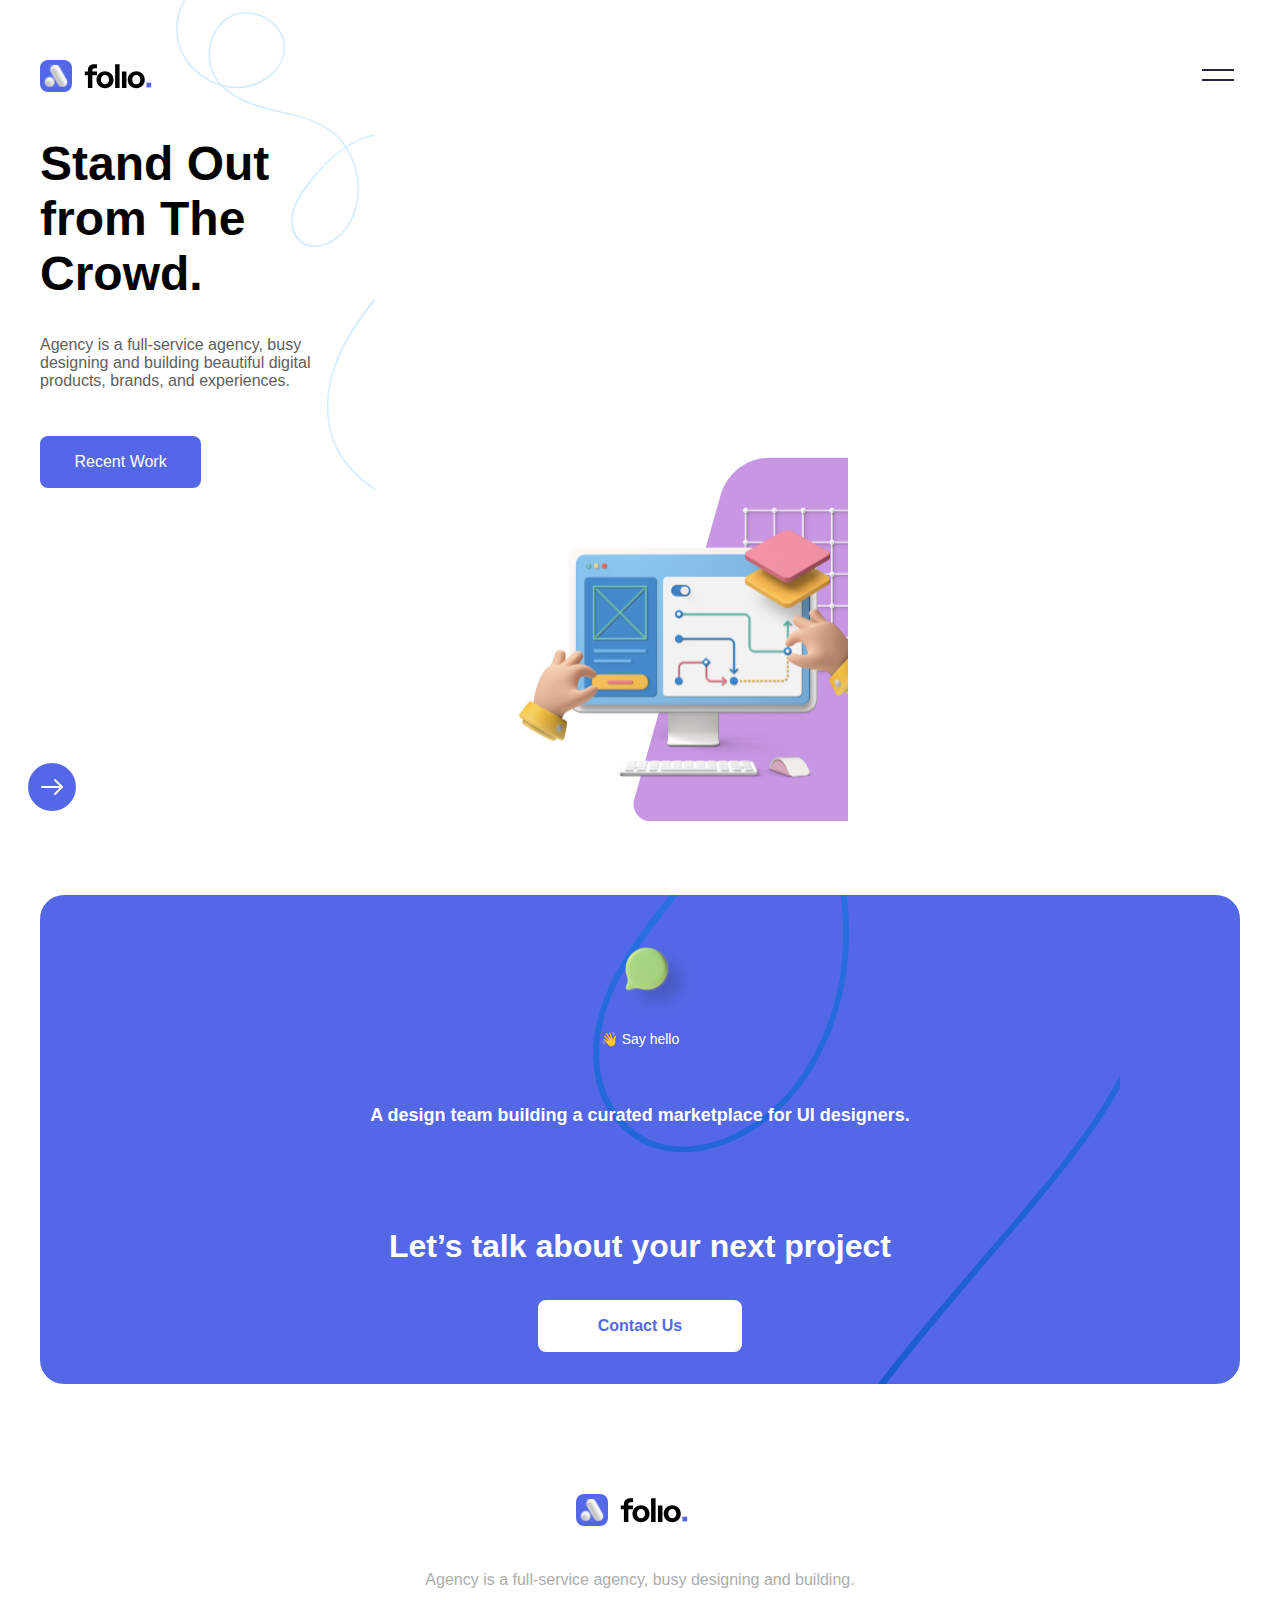
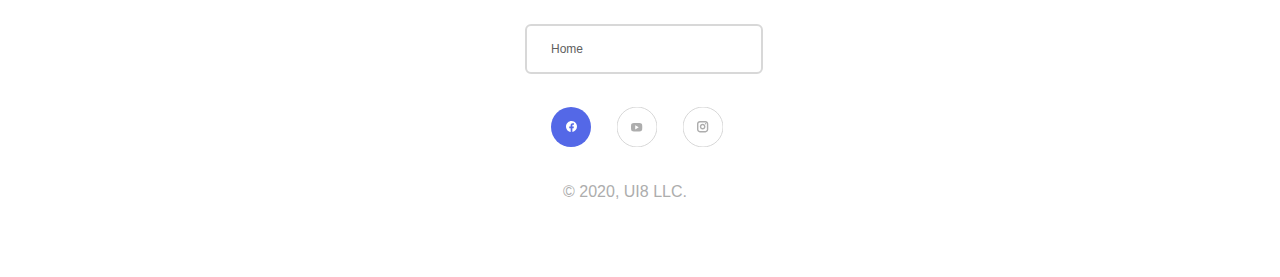
<file: src/pages/index.html>
<!DOCTYPE html>
<html lang="en">
<head>
  <meta charset="UTF-8">
  <meta http-equiv="X-UA-Compatible" content="IE=edge">
  <meta name="viewport" content="width=device-width, initial-scale=1.0">
  <title>Folio Agency | Home</title>
  <link href="http://fonts.cdnfonts.com/css/sf-pro-display" rel="stylesheet">
  <link rel="stylesheet" href="../style/style-home.css">
</head>
<body>
  <header class="cabecalho">
    <img src="../assets/images/light-mode-dark.svg" alt="Logotipo da Folio Agency" class="cabecalho-logo">
    <a href="menu.html"> <button class="cabecalho__menu" ><img src="../assets/images/burger-icon.svg" alt="Menu"></button></a>
  </header>
  <h1 class="title-home">Stand Out from The Crowd.</h1>
  <p class="text-home">Agency is a full-service agency, busy designing and building beautiful digital products, brands, and experiences.</p>
  <a href="#"><button class="btn">Recent Work</button></a>
  <div class="img-end">
  <img src="../assets/images/img-end.svg" alt="" class="img">
  </div>
  <a href="../pages/whoweare.html"><img src="../assets/images/arrow-down-next.svg" class="btn-next"></a>
<footer>
  <div class="principal-footer">
    <img src="../assets/images/SpeachBubble-V2.svg" class="img-footer">
    <p class="text-line-1">👋 Say hello</p>
    <h3 class="text-line-2">A design team building a curated marketplace for UI designers.</h3>
    <h2 class="text-line-3">Let’s talk about your next project</h2>
    <!-- Button Contact Us Error 400 -->
    <a><button class="btn-link-error">Contact Us</button></a>
    </div>
    <div class="secundaria-footer">
        <img src="../assets/images/light-mode-dark.svg" class="img-logo">
        <p class="text-1">Agency is a full-service agency, busy designing and building.</p>
        <div class="dropdown">
    <nav class="container">
        <div class="hover">
            <button class="click">Home</button>
        </div>
            <div class="list">
                <a href="../pages/work.html"><button class="links">Work</button></a>
                <a href="../pages/whoweare.html"><button class="links">About</button></a>
                <a href="../pages/service.html"><button class="links">Services</button></a>
                <a href="../pages/cta.html"><button class="links">Jobs</button></a>
            </div>
        <script>
            let click = document.querySelector('.click');
            let list = document.querySelector('.list');
            click.addEventListener("click",()=>{
                list.classList.toggle('newlist');
            });
        </script> 
        <div class="icons">
            <button class="icon-link"><img src="../assets/images/icon-facebook-2.svg" alt=""></button>
            <button class="icon-link"><img src="../assets/images/icon-youtube-2.svg" alt=""></button>
            <button class="icon-link"><img src="../assets/images/icon-instagram-2.svg" alt=""></button>
          </div>
          <p class="text-2">© 2020, UI8 LLC.</p>
    </div>
    </div>
</footer>
</body>
</html>
</file>
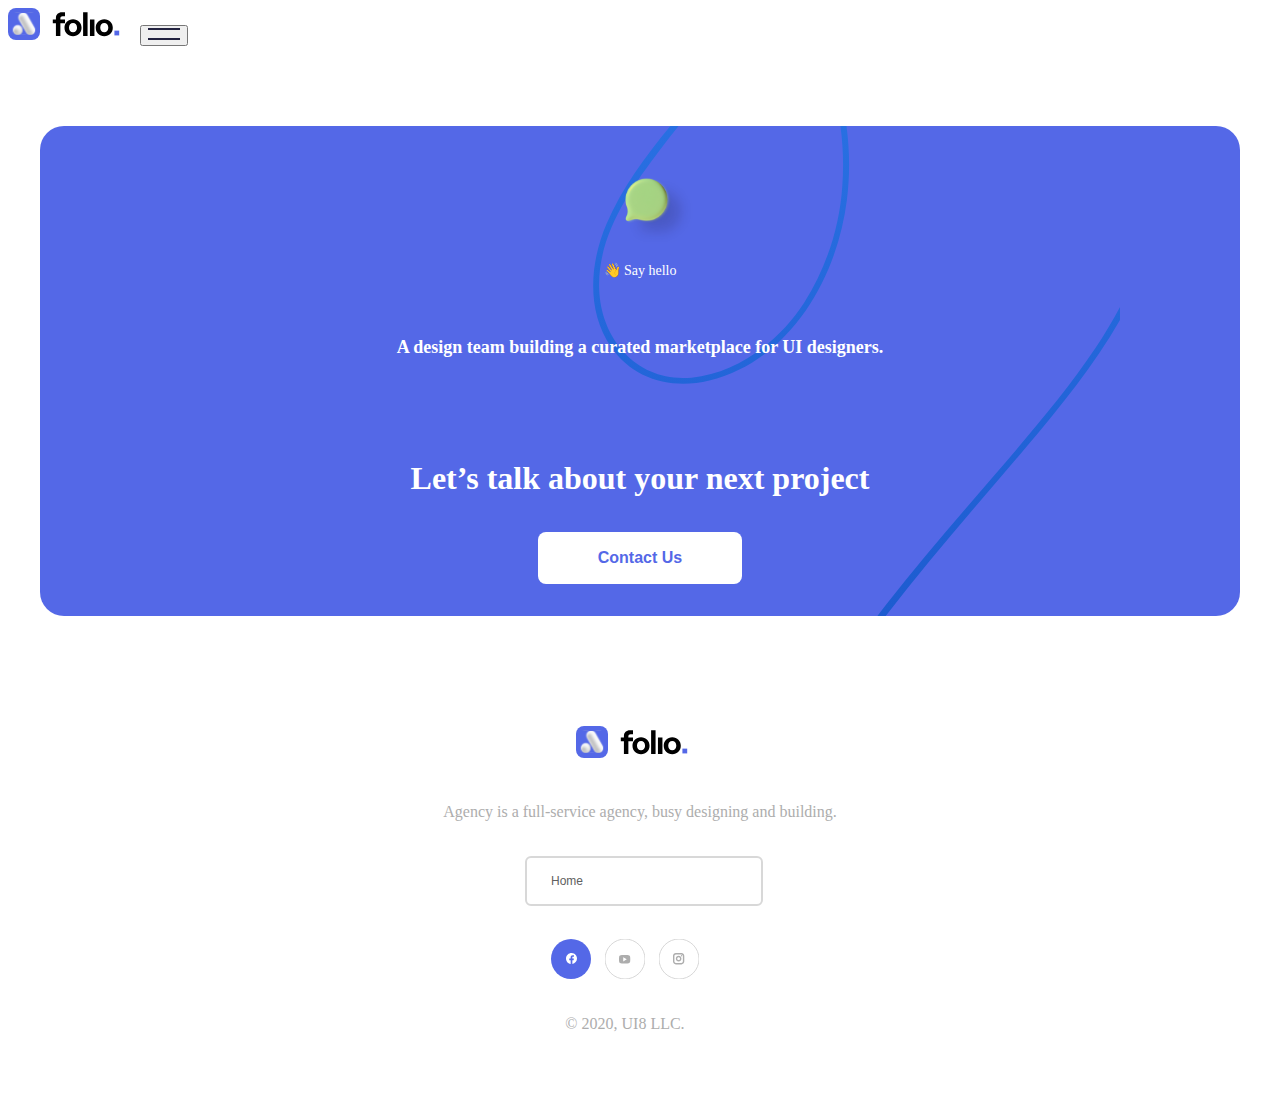
<file: src/pages/footer.html>
<!DOCTYPE html>
<html lang="en">

<head>
    <meta charset="UTF-8">
    <meta http-equiv="X-UA-Compatible" content="IE=edge">
    <meta name="viewport" content="width=device-width, initial-scale=1.0">
    <title>Folio Agency | Footer</title>
    <link href="http://fonts.cdnfonts.com/css/sf-pro-display" rel="stylesheet">
    <link rel="stylesheet" href="../style/style-footer.css">
</head>

<body>
    <header class="cabecalho">
        <img src="../assets/images/light-mode-dark.svg" alt="Logotipo da Folio Agency" class="cabecalho-logo">
        <a href="menu.html"> <button class="cabecalho__menu"><img src="../assets/images/burger-icon.svg" alt="Menu"></button></a>
    </header>
    <div class="principal-footer">
    <img src="../assets/images/SpeachBubble-V2.svg" class="img-footer">
    <p class="text-line-1">👋 Say hello</p>
    <h3 class="text-line-2">A design team building a curated marketplace for UI designers.</h3>
    <h2 class="text-line-3">Let’s talk about your next project</h2>
    <!-- Button Contact Us Error 400 -->
    <a><button class="btn-link-error">Contact Us</button></a>
    </div>
    <div class="secundaria-footer">
        <img src="../assets/images/light-mode-dark.svg" class="img-logo">
        <p class="text-1">Agency is a full-service agency, busy designing and building.</p>
        <div class="dropdown">
    <nav class="container">
        <div class="hover">
            <button class="click">Home</button>
        </div>
            <div class="list">
                <a href="../pages/work.html"><button class="links">Work</button></a>
                <a href="../pages/whoweare.html"><button class="links">About</button></a>
                <a href="../pages/service.html"><button class="links">Services</button></a>
                <a href="../pages/cta.html"><button class="links">Jobs</button></a>
            </div>
        <script>
            let click = document.querySelector('.click');
            let list = document.querySelector('.list');
            click.addEventListener("click",()=>{
                list.classList.toggle('newlist');
            });
        </script> 
        <div class="icons">
            <button class="icon-link"><img src="../assets/images/icon-facebook-2.svg" alt=""></button>
            <button class="icon-link"><img src="../assets/images/icon-youtube-2.svg" alt=""></button>
            <button class="icon-link"><img src="../assets/images/icon-instagram-2.svg" alt=""></button>
          </div>
          <p class="text-2">© 2020, UI8 LLC.</p>
    </div>
    </div>
</body> 
</html>
</file>
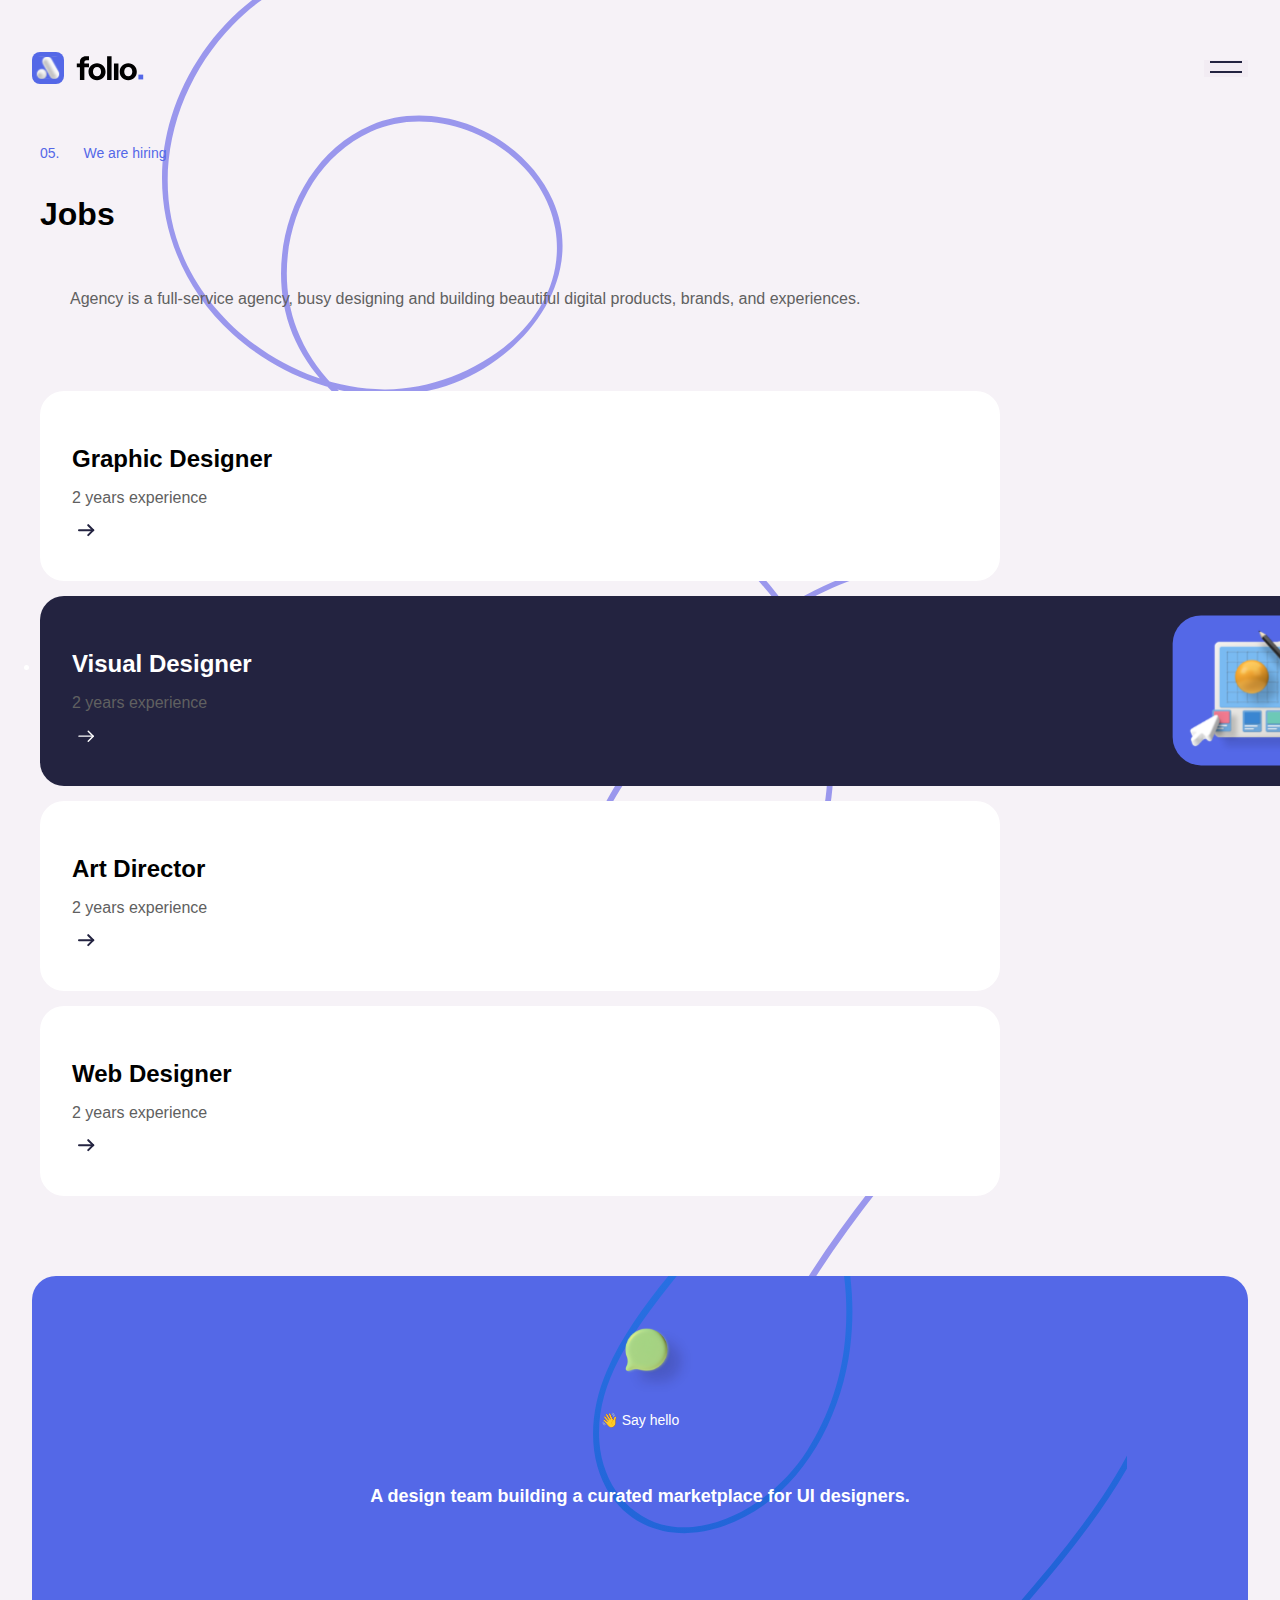
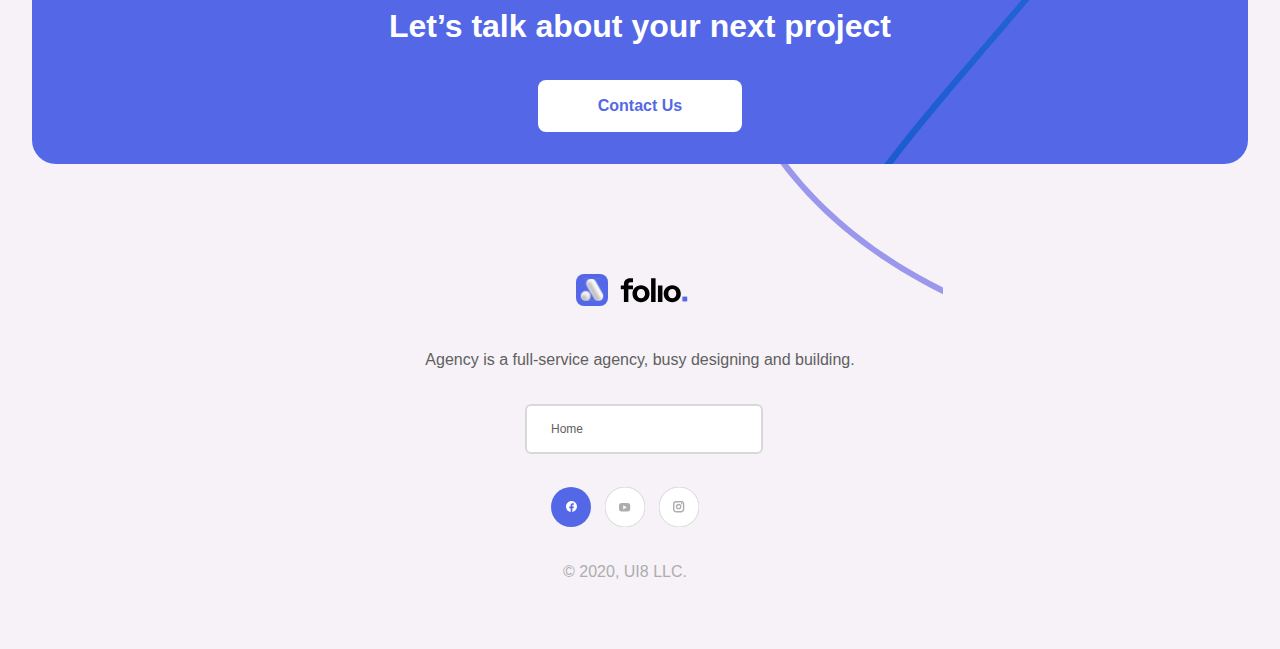
<file: src/pages/jobs.html>
<!DOCTYPE html>
<html lang="en">
<head>
  <meta charset="UTF-8">
  <meta http-equiv="X-UA-Compatible" content="IE=edge">
  <meta name="viewport" content="width=device-width, initial-scale=1.0">
  <title>Folio Agency | Jobs</title>
  <link href="http://fonts.cdnfonts.com/css/sf-pro-display" rel="stylesheet">
  <link rel="stylesheet" href="../style/style-jobs.css">
</head>
<body>
  <header class="cabecalho">
    <img src="../assets/images/light-mode-dark.svg" alt="Logotipo da Folio Agency" class="cabecalho-logo">
    <a href="menu.html"> <button class="cabecalho__menu" ><img src="../assets/images/burger-icon.svg" alt="Menu"></button></a>
  </header>
  <div class="principal">
    <div class="text-line">
      <p class="text-number">05.</p>
      <p class="text-initial">We are hiring</p>
    </div>
  <h1 class="title-jobs">Jobs</h1>
  <p class="text-1">Agency is a full-service agency, busy designing and building beautiful digital products, brands, and experiences.</p>
  </div>
  <nav class="cards">
    <ul>
    <li class="card1" id="card1">
      <h3 class="title-card">Graphic Designer</h3>
      <p class="text-card">2 years experience</p>
      <a><button class="btn-error"><img src="../assets/images/arrow-down.svg" alt="Next" class="arrow-down"></button></a>
    </li>
    <li class="card2">
      <h3 class="title-card">Visual Designer</h3>
      <p class="text-card">2 years experience</p>
      <a><button class="btn-error-white"><img src="../assets/images/arrow-down-white-jobs.svg" alt="Next" class="arrow-down"></button></a>
      <img src="../assets/images/visual-designer.svg" alt="Visual Designer" class="img-card2">
    </li>
    <li class="card3">
      <h3 class="title-card">Art Director</h3>
      <p class="text-card">2 years experience</p>
      <a><button class="btn-error"><img src="../assets/images/arrow-down.svg" alt="Next" class="arrow-down"></button></a>
    </li>
    <li class="card4">
      <div class="card-organized">
      <h3 class="title-card">Web Designer</h3>
      <p class="text-card">2 years experience</p>
      <a><button class="btn-error"><img src="../assets/images/arrow-down.svg" alt="Next" class="arrow-down"></button></a>
      </li>
    </ul>
  </nav>
  <footer><div class="principal-footer">
    <img src="../assets/images/SpeachBubble-V2.svg" class="img-footer">
    <p class="text-line-1">👋 Say hello</p>
    <h3 class="text-line-2">A design team building a curated marketplace for UI designers.</h3>
    <h2 class="text-line-3">Let’s talk about your next project</h2>
    <!-- Button Contact Us Error 400 -->
    <a><button class="btn-link-error">Contact Us</button></a>
    </div>
    <div class="secundaria-footer">
        <img src="../assets/images/light-mode-dark.svg" class="img-logo">
        <p class="text-1">Agency is a full-service agency, busy designing and building.</p>
        <div class="dropdown">
    <nav class="container">
        <div class="hover">
            <button class="click">Home</button>
        </div>
            <div class="list">
                <a href="../pages/work.html"><button class="links">Work</button></a>
                <a href="../pages/whoweare.html"><button class="links">About</button></a>
                <a href="../pages/service.html"><button class="links">Services</button></a>
                <a href="../pages/cta.html"><button class="links">Jobs</button></a>
            </div>
        <script>
            let click = document.querySelector('.click');
            let list = document.querySelector('.list');
            click.addEventListener("click",()=>{
                list.classList.toggle('newlist');
            });
        </script> 
        <div class="icons">
            <button class="icon-link"><img src="../assets/images/icon-facebook-2.svg" alt=""></button>
            <button class="icon-link"><img src="../assets/images/icon-youtube-2.svg" alt=""></button>
            <button class="icon-link"><img src="../assets/images/icon-instagram-2.svg" alt=""></button>
          </div>
          <p class="text-2">© 2020, UI8 LLC.</p>
    </div>
    </div>
  </footer>
</body>
</html>
</file>
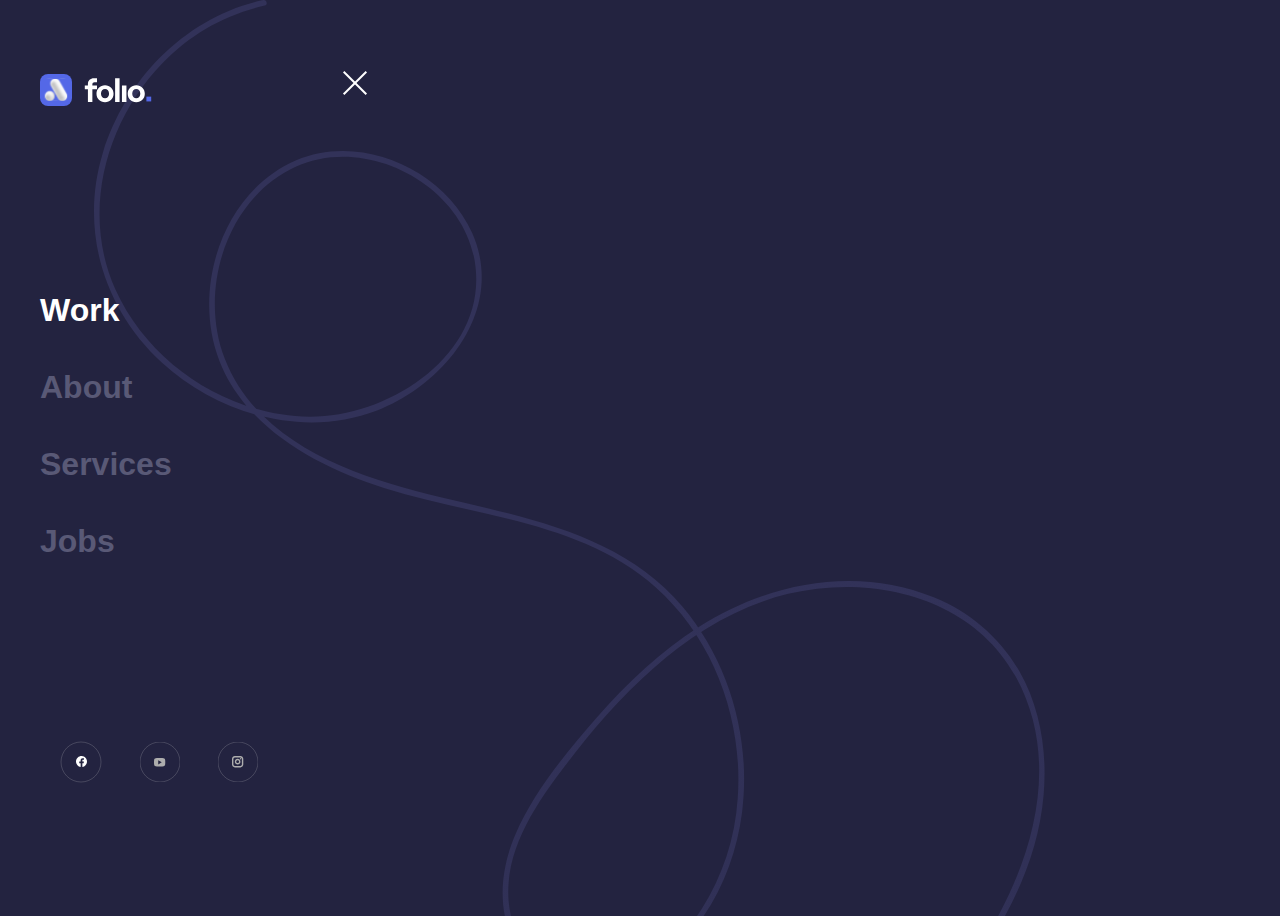
<file: src/pages/menu.html>
<!DOCTYPE html>
<html lang="en">
<head>
  <meta charset="UTF-8">
  <meta http-equiv="X-UA-Compatible" content="IE=edge">
  <meta name="viewport" content="width=device-width, initial-scale=1.0">
  <title>Folio Agency | Menu</title>
  <link href="http://fonts.cdnfonts.com/css/sf-pro-display" rel="stylesheet">
  <link rel="stylesheet" href="../style/style-menu.css">
</head>
  <body>
  <nav class="body-menu">
  <div class="menu">
    <img src="../assets/images/light-mode-white.svg" alt="Logotipo da Folio Agency" class="menu__logo">
    <a href="index.html"><img src="../assets/images/return-home-icon.svg" alt="Saída do Menu" class="return__home"></a>
    <a href="../pages/work.html" class="menu__link menu__link--ativo">Work</a>
    <a href="../pages/whoweare.html" class="menu__link">About</a>
    <a href="../pages/service.html" class="menu__link">Services</a>
    <a href="../pages/cta.html" class="menu__link">Jobs</a>
  </div>
  <div class="icons">
    <button class="icon-link"><img src="../assets/images/icon-facebook.svg" alt=""></button>
    <button class="icon-link"><img src="../assets/images/icon-youtube.svg" alt=""></button>
    <button class="icon-link"><img src="../assets/images/icon-instagram.svg" alt=""></button>
  </div>
  </nav>
  </body>
</html>
</file>
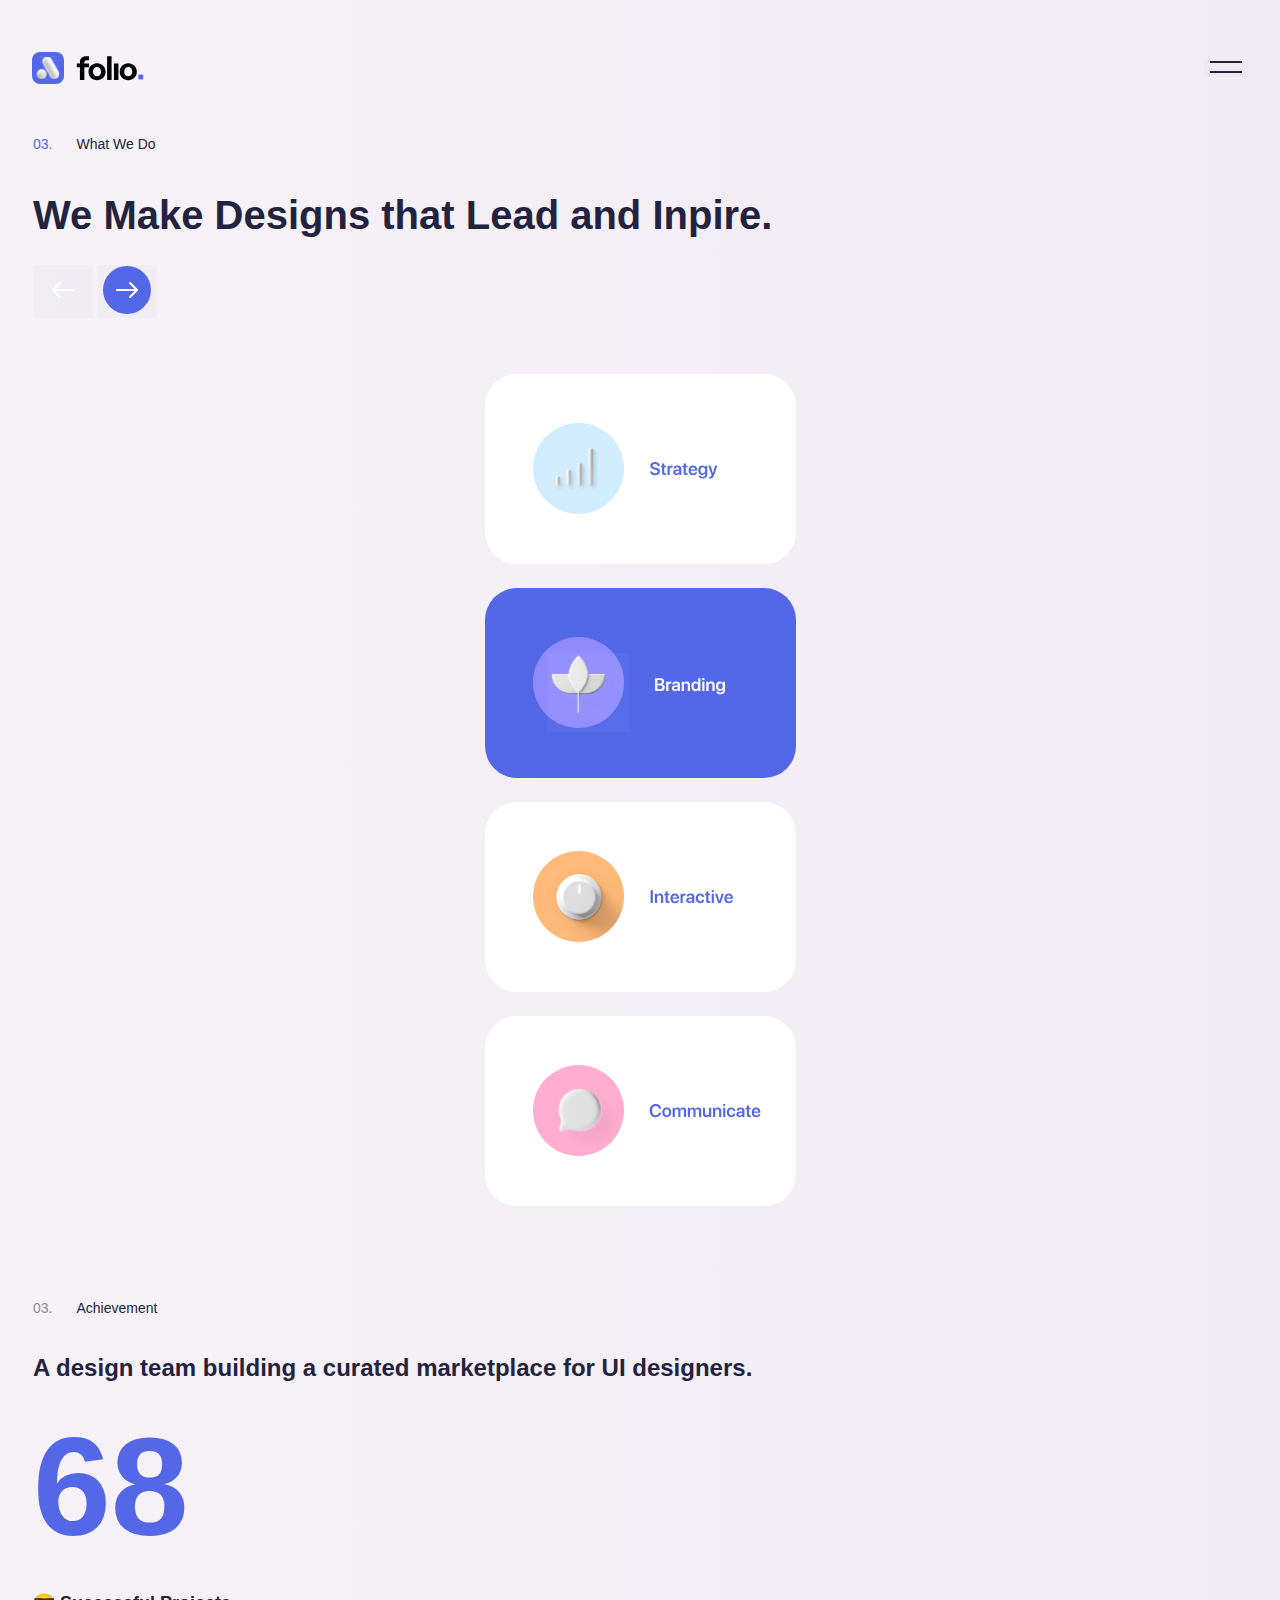
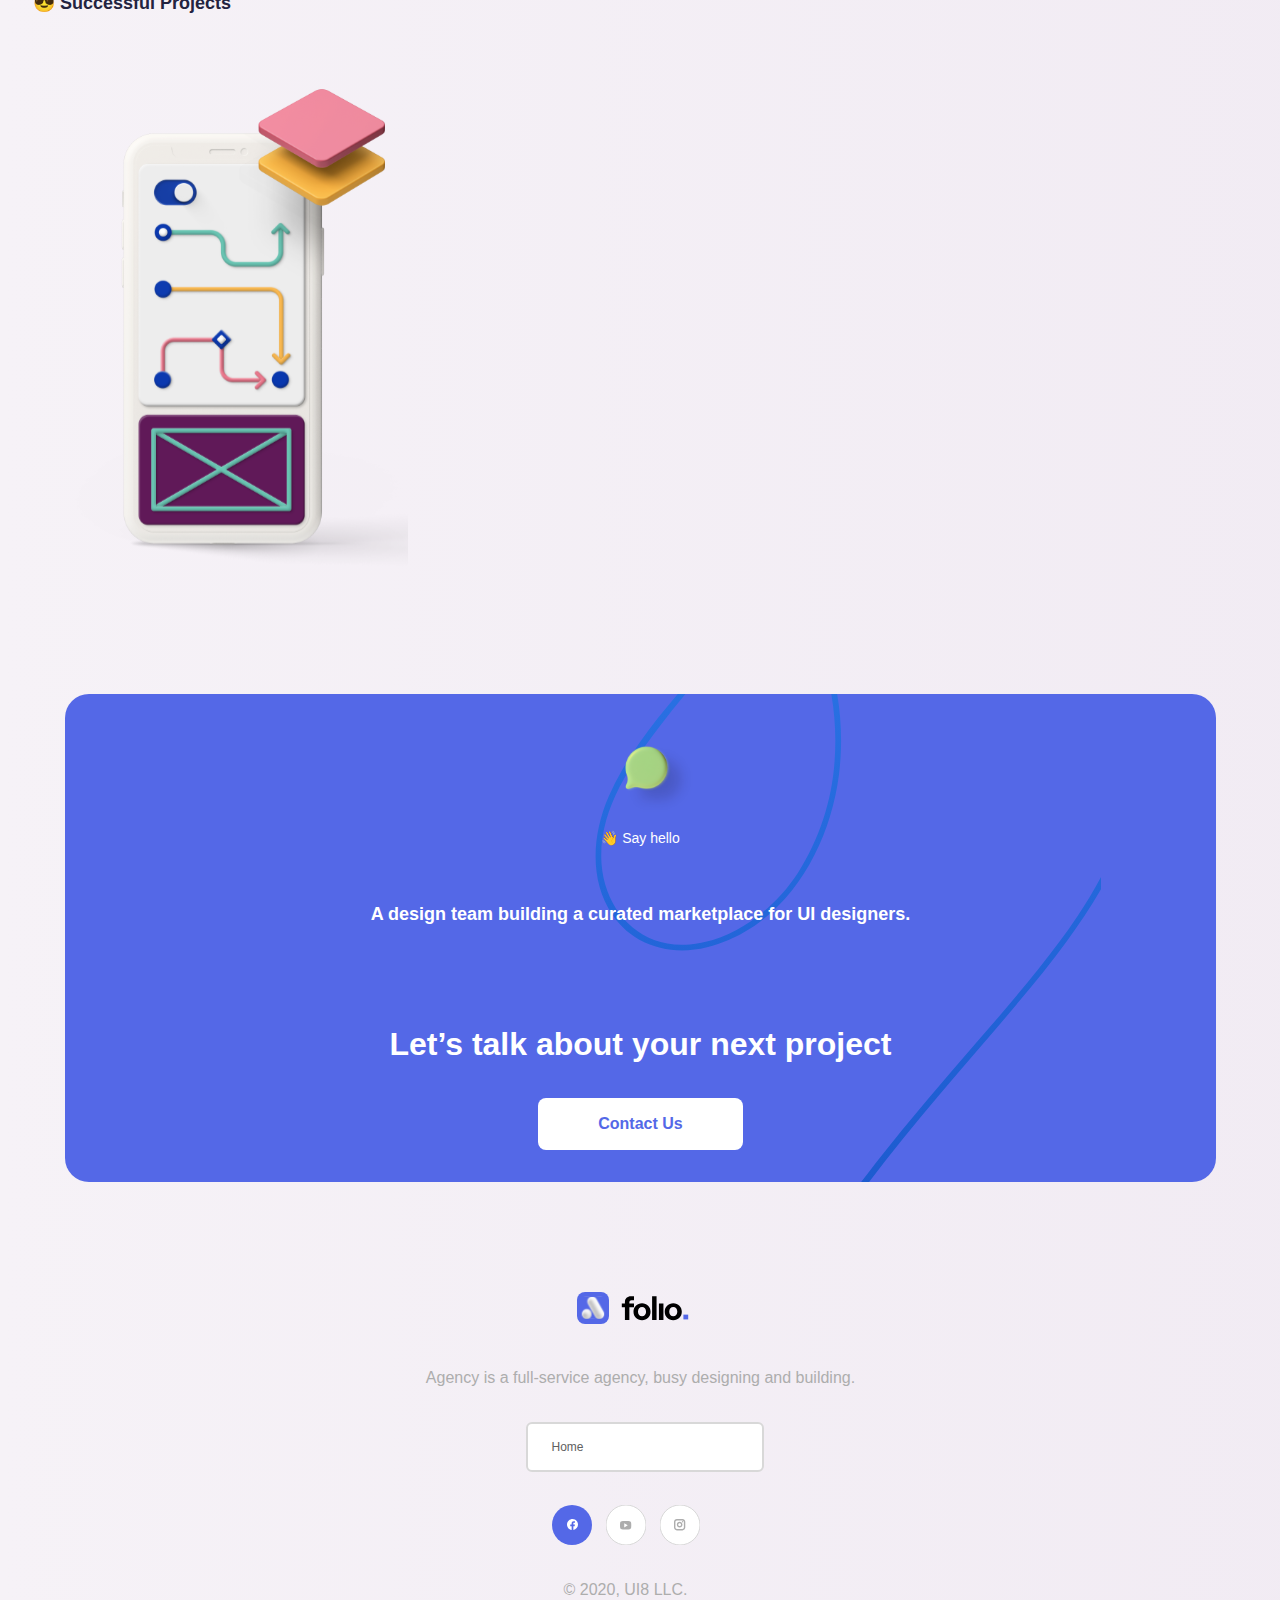
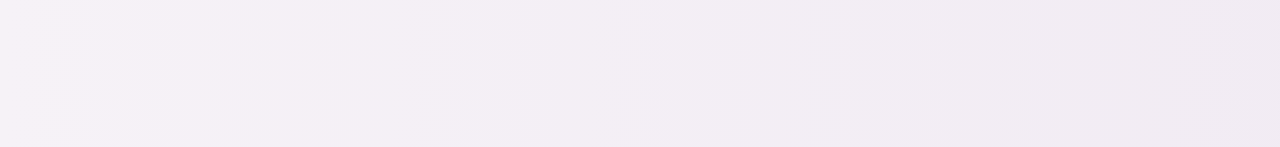
<file: src/pages/service.html>
<!DOCTYPE html>
<html lang="en">
<head>
  <meta charset="UTF-8">
  <meta http-equiv="X-UA-Compatible" content="IE=edge">
  <meta name="viewport" content="width=device-width, initial-scale=1.0">
  <title>Folio Agency | Service</title>
  <script src="../svg-inject.min.js"></script>
  <link href="http://fonts.cdnfonts.com/css/sf-pro-display" rel="stylesheet">
  <link rel="stylesheet" href="../style/style-service.css">
</head>
<body>
  <header class="cabecalho">
    <img src="../assets/images/light-mode-dark.svg" alt="Logotipo da Folio Agency" class="cabecalho-logo">
    <a href="menu.html"> <button class="cabecalho__menu" ><img src="../assets/images/burger-icon.svg" alt="Menu"></button></a>
  </header>
  <div class="principal">
    <div class="text-line">
    <p class="text-number">03.</p>
    <p class="text-initial">What We Do</p>
    </div>
    <h1 class="title">We Make Designs that Lead and Inpire.</h1>
    <!-- Button come back -->
    <div class="btn">
    <a href="../pages/whoweare.html"><button class="btn-link"><img src="../assets/images/arrow-down-return.svg" alt="Botão voltar"></button></a>
    <!-- Button next -->
    <a href="../pages/work.html"><button class="btn-link"><img src="../assets/images/arrow-down-next.svg" alt="Botão avançar"></button></a>
    </div>
    <!-- CARDS -->
    <main class="cards">
      <section class="card1">
        <img src="../assets/images/card-content-1.svg" alt="Strategy" class="img-card1">
      </section>
      <section class="card2">
        <img src="../assets/images/card-content-2.svg" alt="Branding" class="img-card2">
      </section>
      <section class="card3">
        <img src="../assets/images/card-content-3.svg" alt="Interactive" class="img-card3">
      </section>
      <section class="card4">
        <img src="../assets/images/card-content-4.svg" alt="Communicate" class="img-card4">
      </section>
    </main>
    <section>
      <div class="content-service">
      <div class="text-content-service">
      <p class="number-line">03.</p>
      <p class="text-line">Achievement</p>
      </div>
      <h3 class="title-line">A design team building a curated marketplace for UI designers.</h3>
      <h3 class="number-line-2">68</h3>
      <h4 class="text-line-2">😎    Successful Projects</h4>
      </div>
      <img src="../assets/images/phone.svg" alt="Imagem de Telefone">
    </section>
    <footer>
      <div class="principal-footer">
        <img src="../assets/images/SpeachBubble-V2.svg" class="img-footer">
        <p class="text-line-1">👋 Say hello</p>
        <h3 class="text-line-2">A design team building a curated marketplace for UI designers.</h3>
        <h2 class="text-line-3">Let’s talk about your next project</h2>
        <!-- Button Contact Us Error 400 -->
        <a><button class="btn-link-error">Contact Us</button></a>
        </div>
        <div class="secundaria-footer">
            <img src="../assets/images/light-mode-dark.svg" class="img-logo">
            <p class="text-1">Agency is a full-service agency, busy designing and building.</p>
            <div class="dropdown">
        <nav class="container">
            <div class="hover">
                <button class="click">Home</button>
            </div>
                <div class="list">
                    <a href="../pages/work.html"><button class="links">Work</button></a>
                    <a href="../pages/whoweare.html"><button class="links">About</button></a>
                    <a href="../pages/service.html"><button class="links">Services</button></a>
                    <a href="../pages/cta.html"><button class="links">Jobs</button></a>
                </div>
            <script>
                let click = document.querySelector('.click');
                let list = document.querySelector('.list');
                click.addEventListener("click",()=>{
                    list.classList.toggle('newlist');
                });
            </script> 
            <div class="icons">
                <button class="icon-link"><img src="../assets/images/icon-facebook-2.svg" alt=""></button>
                <button class="icon-link"><img src="../assets/images/icon-youtube-2.svg" alt=""></button>
                <button class="icon-link"><img src="../assets/images/icon-instagram-2.svg" alt=""></button>
              </div>
              <p class="text-2">© 2020, UI8 LLC.</p>
        </div>
        </div>
    </footer>
    <body>
    <html>
</file>
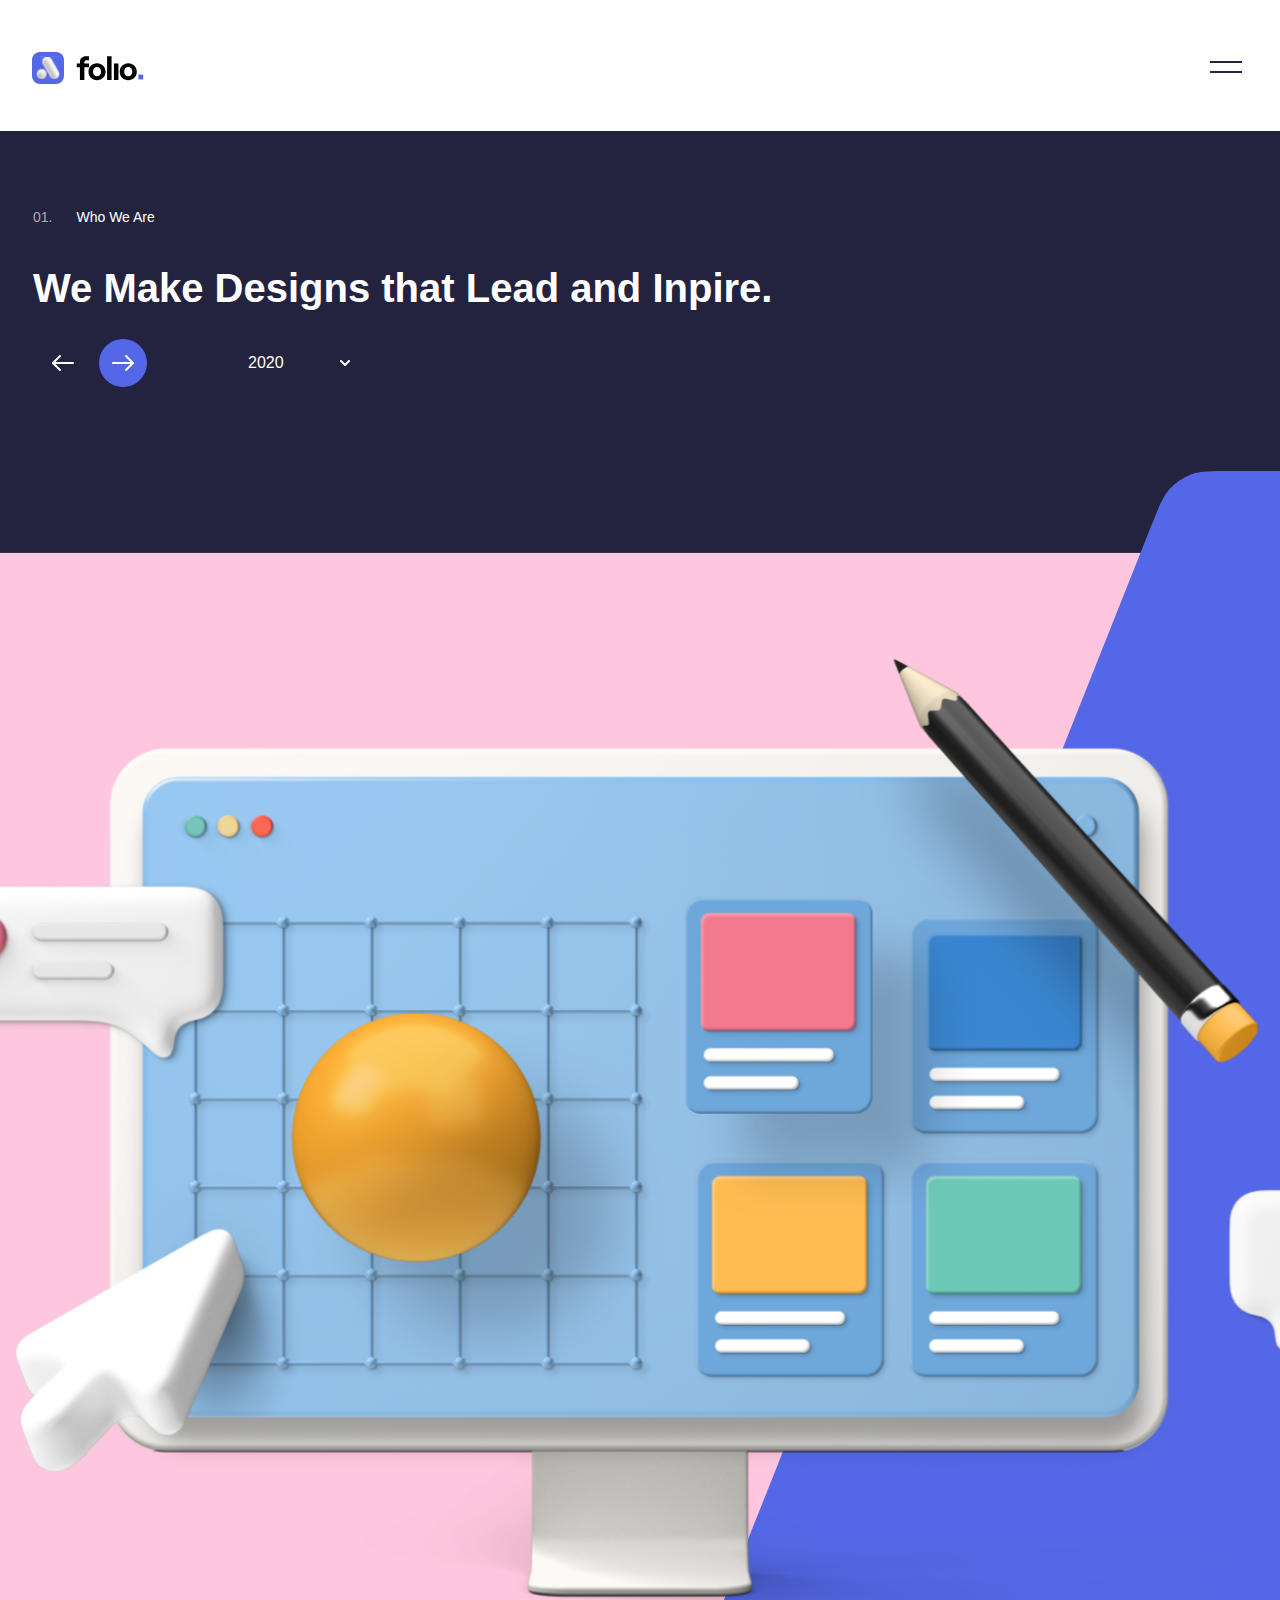
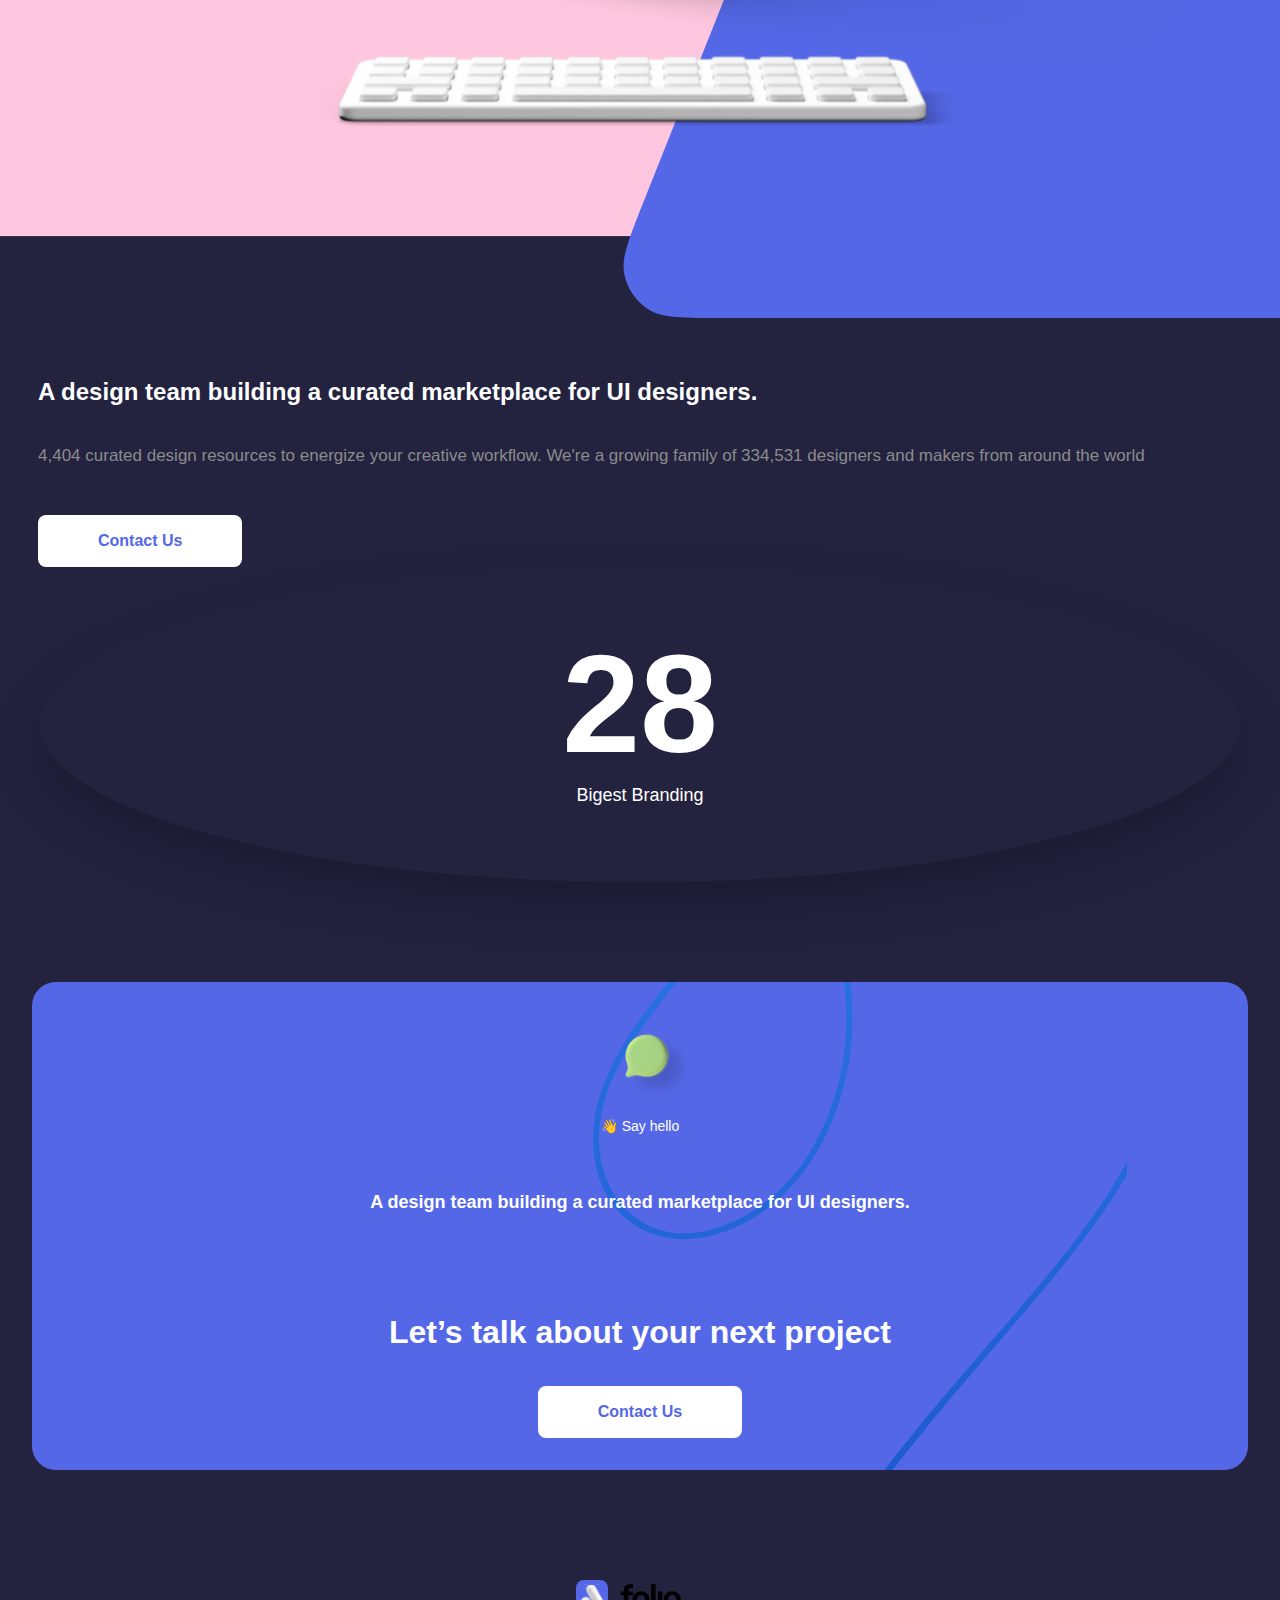
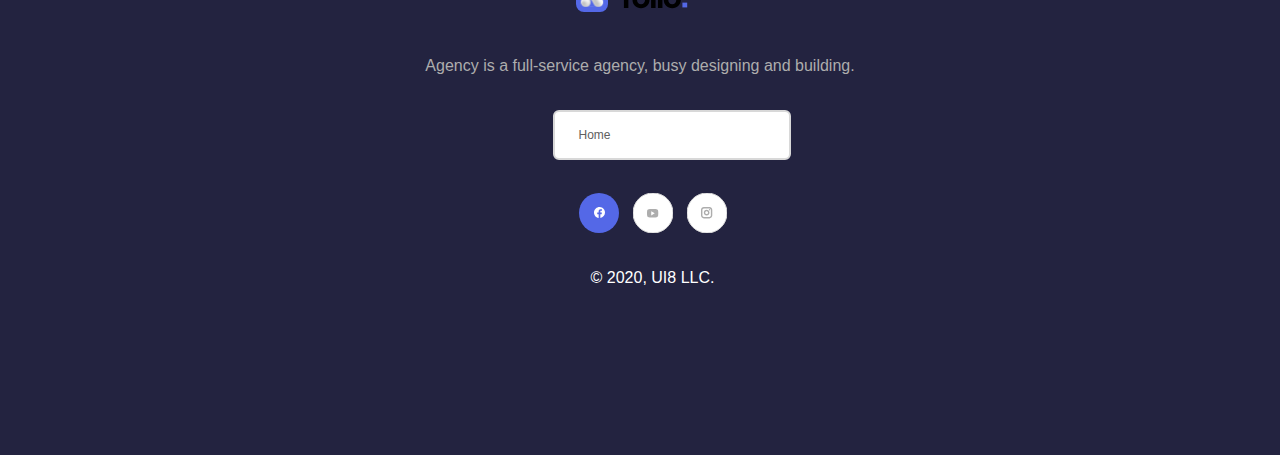
<file: src/pages/whoweare.html>
<!DOCTYPE html>
<html lang="en">
<head>
  <meta charset="UTF-8">
  <meta http-equiv="X-UA-Compatible" content="IE=edge">
  <meta name="viewport" content="width=device-width, initial-scale=1.0">
  <title>Folio Agency | Who We Are</title>
  <link href="http://fonts.cdnfonts.com/css/sf-pro-display" rel="stylesheet">
  <link rel="stylesheet" href="../style/style-whoweare.css">
</head>
<body>
  <header class="cabecalho">
    <img src="../assets/images/light-mode-dark.svg" alt="Logotipo da Folio Agency" class="cabecalho-logo">
    <a href="menu.html"> <button class="cabecalho__menu" ><img src="../assets/images/burger-icon.svg" alt="Menu"></button></a>
  </header>
  <div class="principal">
  <div class="text-line">
  <p class="text-number">01.</p>
  <p class="text-initial">Who We Are</p>
  </div>
  <h1 class="title">We Make Designs that Lead and Inpire.</h1>
  <!-- Button come back -->
  <div class="btn-and-dropdown">
  <a href="../pages/index.html"><button class="btn-link"><img src="../assets/images/arrow-down-return.svg" alt="Botão voltar"></button></a>
  <!-- Button next -->
  <a href="../pages/service.html"><button class="btn-link"><img src="../assets/images/arrow-down-next.svg" alt="Botão avançar"></button></a>
<!-- Menu dropdown -->
  <nav>
    <ul>
      <li><a href="" class="dropdown">
        2020
        <img src="../assets/images/img-icon.svg" class="img-icon">
      </a></li>
    <ul>
  </nav>
  </div>
  </div>
  <img src="../assets/images/img-who-we-are.svg" alt="Imagem Central" class="who-we-are">
  <div class="secundaria">
  <h3 class="text-secundaria">A design team building a curated marketplace for UI designers.</h3>
  <p class="text-secundaria-2">4,404 curated design resources to energize your creative workflow. We're a growing family of 334,531 designers and makers from around the world</p>
  <!-- Button Contact Us Error 400 -->
  <a><button class="btn-link-error">Contact Us</button></a>
  </div>
  </div>
  <div class="box">
    <h2 class="text-box-number">28</h2>
    <p class="text-box">Bigest Branding</p>
  </div>
  <footer>
    <div class="principal-footer">
      <img src="../assets/images/SpeachBubble-V2.svg" class="img-footer">
      <p class="text-line-1">👋 Say hello</p>
      <h3 class="text-line-2">A design team building a curated marketplace for UI designers.</h3>
      <h2 class="text-line-3">Let’s talk about your next project</h2>
      <!-- Button Contact Us Error 400 -->
      <a><button class="btn-link-error">Contact Us</button></a>
      </div>
      <div class="secundaria-footer">
          <img src="../assets/images/light-mode-dark.svg" class="img-logo">
          <p class="text-1">Agency is a full-service agency, busy designing and building.</p>
          <div class="dropdown">
      <nav class="container">
          <div class="hover">
              <button class="click">Home</button>
          </div>
              <div class="list">
                  <a href="../pages/work.html"><button class="links">Work</button></a>
                  <a href="../pages/whoweare.html"><button class="links">About</button></a>
                  <a href="../pages/service.html"><button class="links">Services</button></a>
                  <a href="../pages/cta.html"><button class="links">Jobs</button></a>
              </div>
          <script>
              let click = document.querySelector('.click');
              let list = document.querySelector('.list');
              click.addEventListener("click",()=>{
                  list.classList.toggle('newlist');
              });
          </script> 
          <div class="icons">
              <button class="icon-link"><img src="../assets/images/icon-facebook-2.svg" alt=""></button>
              <button class="icon-link"><img src="../assets/images/icon-youtube-2.svg" alt=""></button>
              <button class="icon-link"><img src="../assets/images/icon-instagram-2.svg" alt=""></button>
            </div>
            <p class="text-2">© 2020, UI8 LLC.</p>
      </div>
      </div>
  </footer>
</body>
</html>
</file>
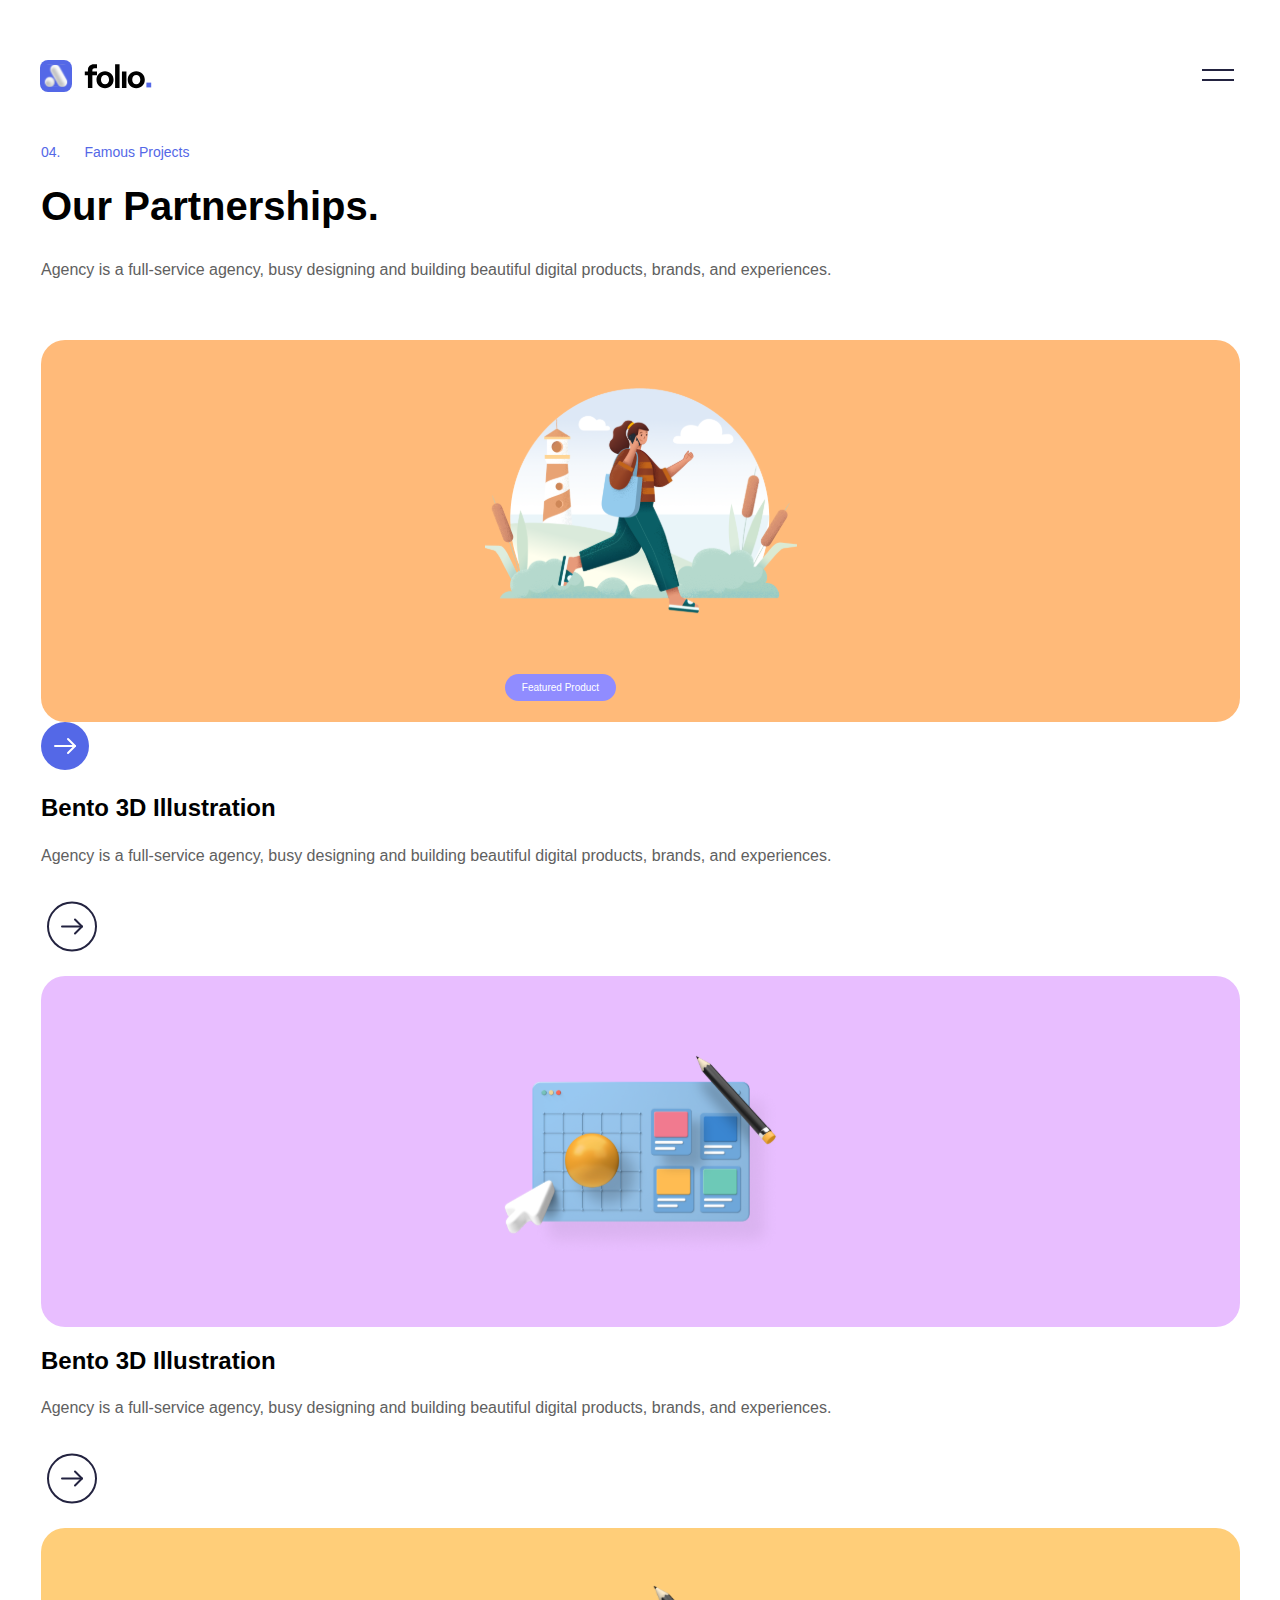
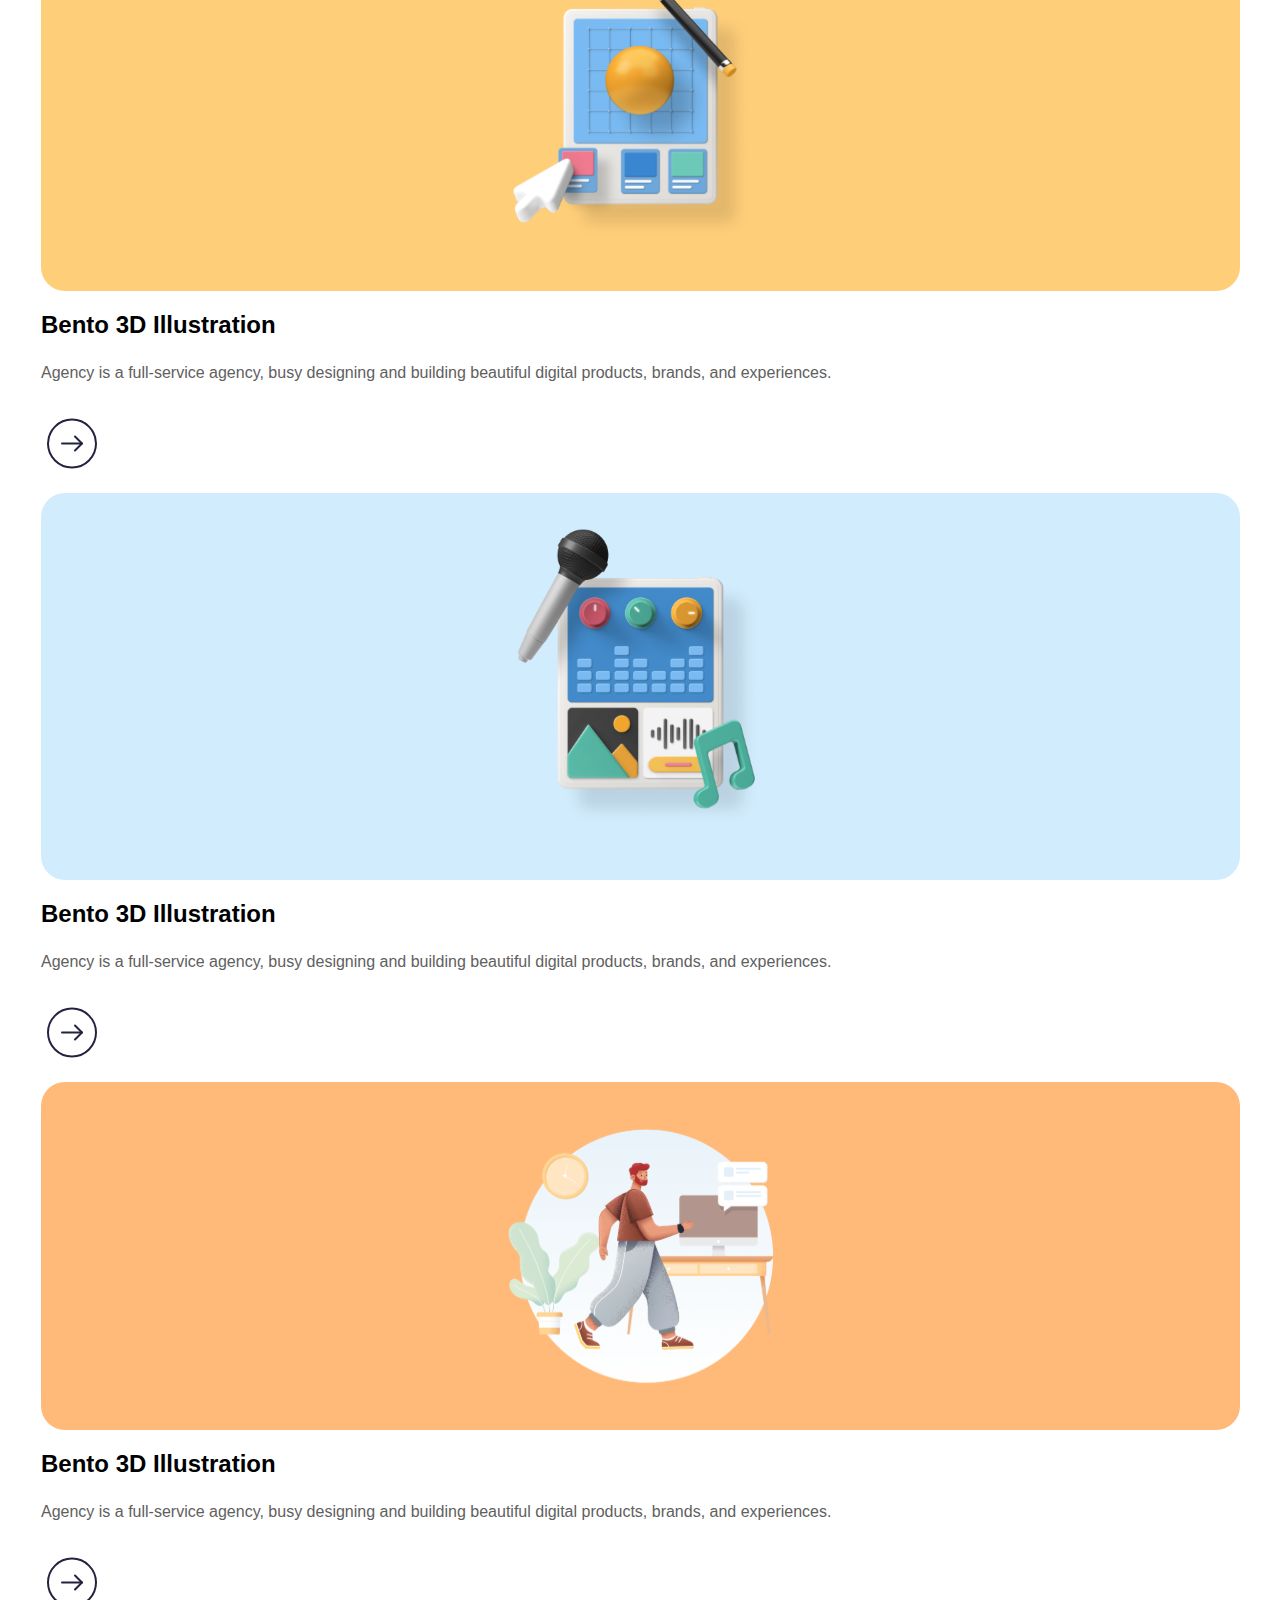
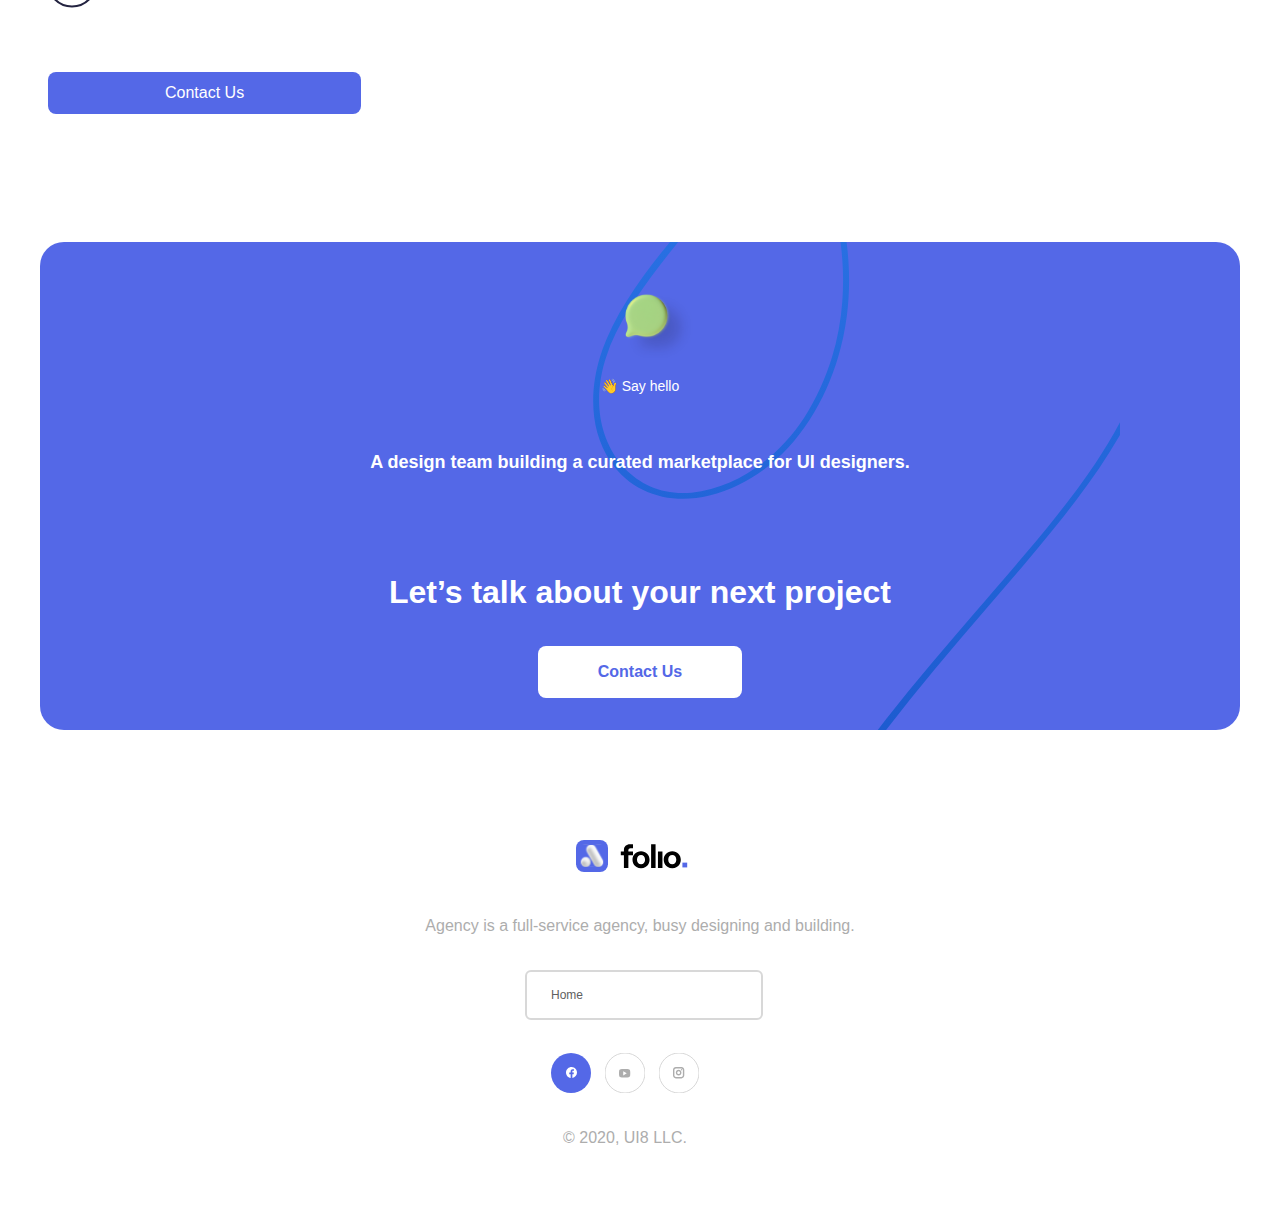
<file: src/pages/work.html>
<!DOCTYPE html>
<html lang="en">

<head>
  <meta charset="UTF-8">
  <meta http-equiv="X-UA-Compatible" content="IE=edge">
  <meta name="viewport" content="width=device-width, initial-scale=1.0">
  <title>Folio Agency | Work</title>
  <link href="http://fonts.cdnfonts.com/css/sf-pro-display" rel="stylesheet">
  <link rel="stylesheet" href="../style/style-work.css">
</head>

<body>
  <header class="cabecalho">
    <img src="../assets/images/light-mode-dark.svg" alt="Logotipo da Folio Agency" class="cabecalho-logo">
    <a href="menu.html"> <button class="cabecalho__menu"><img src="../assets/images/burger-icon.svg" alt="Menu"></button></a>
  </header>
  <div class="principal">
    <section class="section-1">
      <div class="text-line">
        <p class="text-number">04.</p>
        <p class="text-initial">Famous Projects</p>
      </div>
      <h1 class="title">Our Partnerships.</h1>
      <p class="text-sections">Agency is a full-service agency, busy designing and building beautiful digital products, brands, and experiences.</p>
      <div class="card-1">
        <img src="../assets/images/Female-Running-Colorful-2@2x.svg" alt="Image Female Running" class="image-1">
        <a><button class="btn-section-error">Featured Product</button></a>
      </div>
      <a href="../pages/cta.html"><img src="../assets/images/arrow-down-next.svg" class="btn-next"></a>
      <h2>Bento 3D Illustration</h2>
      <p class="text-sections">Agency is a full-service agency, busy designing and building beautiful digital products, brands, and experiences.</p>
      <a><button class="btn-section-next"><img src="../assets/images/Stroke.svg" alt="Botão avançar"></button></a>
    </section>
    <section class="section-2">
      <div class="card-2">
        <img src="../assets/images/img-main.svg" alt="Ilustração 3D" class="image-2">
      </div>
      <h2>Bento 3D Illustration</h2>
      <p class="text-sections">Agency is a full-service agency, busy designing and building beautiful digital products, brands, and experiences.</p>
      <a><button class="btn-section-next"><img src="../assets/images/Stroke.svg" alt="Botão avançar"></button></a>
    </section>
    <section class="section-3">
      <div class="card-3">
        <img src="../assets/images/img-tablet.svg" alt="Ilustração 3D" class="image-3">
      </div>
      <h2>Bento 3D Illustration</h2>
      <p class="text-sections">Agency is a full-service agency, busy designing and building beautiful digital products, brands, and experiences.</p>
      <a><button class="btn-section-next"><img src="../assets/images/Stroke.svg" alt="Botão avançar"></button></a>
    </section>
    <section class="section-4">
      <div class="card-4">
        <img src="../assets/images/img-tablet-2.svg" alt="Ilustração 3D" class="image-4">
      </div>
      <h2>Bento 3D Illustration</h2>
      <p class="text-sections">Agency is a full-service agency, busy designing and building beautiful digital products, brands, and experiences.</p>
      <a><button class="btn-section-next"><img src="../assets/images/Stroke.svg" alt="Botão avançar"></button></a>
    </section>
    <section class="section-5">
      <div class="card-5">
        <img src="../assets/images/Male-Walking-Colorful-3@2x.svg" alt="Ilustração 3D" class="image-5">
      </div>
      <h2>Bento 3D Illustration</h2>
      <p class="text-sections">Agency is a full-service agency, busy designing and building beautiful digital products, brands, and experiences.</p>
      <a><button class="btn-section-next"><img src="../assets/images/Stroke.svg" alt="Botão avançar"></button></a>
    </section>
  </div>
  <!-- Button Contact Us Error 400 -->
  <div class="box">
    <a><button class="btn-link-error-1">Contact Us</button></a>
  </div>
  <footer>
    <div class="principal-footer">
      <img src="../assets/images/SpeachBubble-V2.svg" class="img-footer">
      <p class="text-line-1">👋 Say hello</p>
      <h3 class="text-line-2">A design team building a curated marketplace for UI designers.</h3>
      <h2 class="text-line-3">Let’s talk about your next project</h2>
      <!-- Button Contact Us Error 400 -->
      <a><button class="btn-link-error">Contact Us</button></a>
      </div>
      <div class="secundaria-footer">
          <img src="../assets/images/light-mode-dark.svg" class="img-logo">
          <p class="text-1">Agency is a full-service agency, busy designing and building.</p>
          <div class="dropdown">
      <nav class="container">
          <div class="hover">
              <button class="click">Home</button>
          </div>
              <div class="list">
                  <a href="../pages/work.html"><button class="links">Work</button></a>
                  <a href="../pages/whoweare.html"><button class="links">About</button></a>
                  <a href="../pages/service.html"><button class="links">Services</button></a>
                  <a href="../pages/cta.html"><button class="links">Jobs</button></a>
              </div>
          <script>
              let click = document.querySelector('.click');
              let list = document.querySelector('.list');
              click.addEventListener("click",()=>{
                  list.classList.toggle('newlist');
              });
          </script> 
          <div class="icons">
              <button class="icon-link"><img src="../assets/images/icon-facebook-2.svg" alt=""></button>
              <button class="icon-link"><img src="../assets/images/icon-youtube-2.svg" alt=""></button>
              <button class="icon-link"><img src="../assets/images/icon-instagram-2.svg" alt=""></button>
            </div>
            <p class="text-2">© 2020, UI8 LLC.</p>
      </div>
      </div>
  </footer>
</body>
</html>
</file>
<file: src/style/style-home.css>
body {
  background-color: #FFFFFF;
  font-family: 'SF Pro Display', sans-serif;
  color: #000000;
  background-image: url("../assets/images/img-line.svg");
  background-repeat: no-repeat;
  background-position-x: 176px ;
  background-position-y: -15.31px;
}
.cabecalho{
  display: flex;
  justify-content: space-between;
  align-items: center;
  padding: 52px 32px 0px 32px;
}
.cabecalho__menu {
  border:none; 
  background-color:#FFFFFF ;
}
.title-home{
  font-size: 48px;
  width: 311px;
  height: 168px;
  margin-left: 32px;
  margin-top: 44px;
}
.text-home{
  font-size: 16px;
  width: 311px;
  height: 84px;
  margin-left: 32px;
  margin-top: 24px;
  color: #606060;
}
.btn{
  border: none;
  text-decoration: none;
  transition: background .3s;
  border-radius: 8px;
  background-color: #5468E7;
  font-size: 16px;
  color: #FFFFFF;
  padding: 17px 34.5px;
  margin-left: 32px;
}
.img-end{
display: flex;
justify-content: center;
align-items: center;
height: 300px;
margin-right: -40px;
margin-top: -55px;
}
.btn-next{
  margin: 30px 0px 0px 20px;
}
.principal-footer {
  background-image: url("../assets/images/line-blue.svg");
  background-color: #5468e7;
  color: #ffffff;
  background-repeat: no-repeat;
  background-position: center;
  background-size: 80%;
  display: flex;
  flex-direction: column;
  align-items: center;
  text-align: center;
  background-position: center;
  border-radius: 24px;
  padding: 49px 50px 32px 50px;
  margin: 80px 32px 20px 32px;
}
.img-footer {
  margin-left: 40px;
}
.text-line-1 {
  font-size: 14px;
  margin-bottom: 40px;
}
.text-line-2 {
  font-size: 18px;
  margin-bottom: 75px;
}
.text-line-3 {
  font-size: 32px;
  margin-bottom: 35px;
}
.icons {
  display: flex;
  align-items: center;
}
.icon-link {
  background: none;
  border: none;
  padding-right: 20px;
}
.btn-link-error {
  font-weight: bold;
  border: none;
  text-decoration: none;
  transition: background 0.3s;
  border-radius: 8px;
  background-color: #ffffff;
  font-size: 16px;
  color: #5468e7;
  padding: 17px 60px;
}
.secundaria-footer {
  color: #adadad;
  display: flex;
  flex-direction: column;
  align-items: center;
  text-align: center;
  background-position: center;
  padding: 80px 32px 34px 32px;
}
.img-logo {
    margin-top: 10px;
}
.text-1 {
    font-size: 16px;
    line-height: 28px;
    margin-top: 10px;
    margin-bottom: 0px;
    padding: 30px;
}

.dropdown {
  width: 100%;
  display: flex;
  justify-content: center;
  align-items: center;
  background-size: cover;
  margin-right: 30px;
}
a{
  text-decoration: none;
}

.container {
  width: 200px;
  position: relative;
}

.click {
  background-color: #ffffff;
}

.click:hover {
  background-color: #ffffff;
}

.click,
.links {
    display: block;
  padding: 16px 210px 16px 24px;
  font-size: 12px;
  border: 2px solid;
  outline: none;
  border-radius: 6px;
  border-color: #d8d8d8;
  width: 200px;
  color: #606060;
  transition: 0.3s;
}
.hover {
  display: block;
}

.img-hover {
  margin-left: 170px;
}

.list {
  position: absolute;
  transform: scaleY(0);
  transform-origin: top;
  transition: 0.3s;
}

.newlist {
  transform: scaleY(1);
}

.links {
  background-color: #ffffff;
}

.links:hover {
  background-color: #d8d8d8;
  transform: scale(1.1);
}
.icons {
    margin-left: 20px;
    margin-top: 32px;
    margin-bottom: 32px;
}
.text-2 {
    margin-bottom: 34px;
}
</file>
<file: src/style/style-footer.css>
.principal-footer {
  background-image: url("../assets/images/line-blue.svg");
  background-color: #5468e7;
  color: #ffffff;
  background-repeat: no-repeat;
  background-position: center;
  background-size: 80%;
  display: flex;
  flex-direction: column;
  align-items: center;
  text-align: center;
  background-position: center;
  border-radius: 24px;
  padding: 49px 50px 32px 50px;
  margin: 80px 32px 20px 32px;
}
.img-footer {
  margin-left: 40px;
}
.text-line-1 {
  font-size: 14px;
  margin-bottom: 40px;
}
.text-line-2 {
  font-size: 18px;
  margin-bottom: 75px;
}
.text-line-3 {
  font-size: 32px;
  margin-bottom: 35px;
}
.icons {
  display: flex;
  align-items: center;
}
.icon-link {
  background: none;
  border: none;
  padding-right: 8px;
}
.btn-link-error {
  font-weight: bold;
  border: none;
  text-decoration: none;
  transition: background 0.3s;
  border-radius: 8px;
  background-color: #ffffff;
  font-size: 16px;
  color: #5468e7;
  padding: 17px 60px;
}
.secundaria-footer {
  color: #adadad;
  display: flex;
  flex-direction: column;
  align-items: center;
  text-align: center;
  background-position: center;
  padding: 80px 32px 34px 32px;
}
.img-logo {
    margin-top: 10px;
}
.text-1 {
    font-size: 16px;
    line-height: 28px;
    margin-top: 10px;
    margin-bottom: 0px;
    padding: 30px;
}

.dropdown {
  width: 100%;
  display: flex;
  justify-content: center;
  align-items: center;
  background-size: cover;
  margin-right: 30px;
}
a{
  text-decoration: none;
}

.container {
  width: 200px;
  position: relative;
}

.click {
  background-color: #ffffff;
}

.click:hover {
  background-color: #ffffff;
}

.click,
.links {
    display: block;
  padding: 16px 210px 16px 24px;
  font-size: 12px;
  border: 2px solid;
  outline: none;
  border-radius: 6px;
  border-color: #d8d8d8;
  width: 200px;
  color: #606060;
  transition: 0.3s;
}
.hover {
  display: block;
}

.img-hover {
  margin-left: 170px;
}

.list {
  position: absolute;
  transform: scaleY(0);
  transform-origin: top;
  transition: 0.3s;
}

.newlist {
  transform: scaleY(1);
}

.links {
  background-color: #ffffff;
}

.links:hover {
  background-color: #d8d8d8;
  transform: scale(1.1);
}
.icons {
    margin-left: 20px;
    margin-top: 32px;
    margin-bottom: 32px;
}
.text-2 {
    margin-bottom: 34px;
}
</file>
<file: src/style/style-jobs.css>
body {
  margin: 0;
  padding: 0;
  box-sizing: border-box;
  background-color: #EDE5F081;
  font-family: 'SF Pro Display', sans-serif;
  color: #000000;
  background-image: url("../assets/images/img-line-jobs.svg");
  background-repeat: no-repeat;
  background-position-x: 162px;
  background-position-y: -40px;
  background-size: 61%;
  align-items: center;
}
.cabecalho{
  display: flex;
  justify-content: space-between;
  align-items: center;
  padding: 52px 32px 0px 32px;
}
.cabecalho__menu {
  border:none; 
  background-color: #EDE5F081 ;
}
.principal{
  margin: 47px 40px 48px 40px;
}
.text-line{
  display: flex;
  font-size: 14px;
  color: #5468E7;
}
.text-number{
  margin-right: 24px;
  color: #5468E7;
}
.text-1{
 padding-right: 50px;
 color: #606060;
}
main.cards{
  display: flex;
  flex-direction: column;
  justify-content: center;
  align-items:center;
  padding: 0px 32px;
  
}
li.card1, li.card3, li.card4{
  list-style: none;
  position: relative;
  background: #FFFFFF;
  border-radius: 24px;
  margin-bottom: 15px;
  padding: 30px 60px 40px 32px;
  width: 70%;
}

li.card2{
  position: relative;
  border-radius: 24px 0px 0px 24px;
  margin-bottom: 15px;
  right: 0;
  padding: 30px 60px 40px 32px;
  background: #232340;
  color: #FFFFFF;
}
.img-card2{
  position: absolute;
  right: 0;
  bottom: 20px;
}
.btn-error {
  border:none; 
  background-color:#FFFFFF;
}
.btn-error-white {
  border:none; 
  background-color:#232340;
}
 .title-card{
  font-size: 24px;
  margin-bottom: 4px;
}
.text-card{
  font-size: 16px;
  color: #606060;
}
.principal-footer {
  background-image: url("../assets/images/line-blue.svg");
  background-color: #5468e7;
  color: #ffffff;
  background-repeat: no-repeat;
  background-position: center;
  background-size: 80%;
  display: flex;
  flex-direction: column;
  align-items: center;
  text-align: center;
  background-position: center;
  border-radius: 24px;
  padding: 49px 50px 32px 50px;
  margin: 80px 32px 20px 32px;
}
.img-footer {
  margin-left: 40px;
}
.text-line-1 {
  font-size: 14px;
  margin-bottom: 40px;
}
.text-line-2 {
  font-size: 18px;
  margin-bottom: 75px;
}
.text-line-3 {
  font-size: 32px;
  margin-bottom: 35px;
}
.icons {
  display: flex;
  align-items: center;
}
.icon-link {
  background: none;
  border: none;
  padding-right: 8px;
}
.btn-link-error {
  font-weight: bold;
  border: none;
  text-decoration: none;
  transition: background 0.3s;
  border-radius: 8px;
  background-color: #ffffff;
  font-size: 16px;
  color: #5468e7;
  padding: 17px 60px;
}
.secundaria-footer {
  color: #adadad;
  display: flex;
  flex-direction: column;
  align-items: center;
  text-align: center;
  background-position: center;
  padding: 80px 32px 34px 32px;
}
.img-logo {
    margin-top: 10px;
}
.text-1 {
    font-size: 16px;
    line-height: 28px;
    margin-top: 10px;
    margin-bottom: 0px;
    padding: 30px;
}

.dropdown {
  width: 100%;
  display: flex;
  justify-content: center;
  align-items: center;
  background-size: cover;
  margin-right: 30px;
}
a{
  text-decoration: none;
}

.container {
  width: 200px;
  position: relative;
}

.click {
  background-color: #ffffff;
}

.click:hover {
  background-color: #ffffff;
}

.click,
.links {
    display: block;
  padding: 16px 210px 16px 24px;
  font-size: 12px;
  border: 2px solid;
  outline: none;
  border-radius: 6px;
  border-color: #d8d8d8;
  width: 200px;
  color: #606060;
  transition: 0.3s;
}
.hover {
  display: block;
}

.img-hover {
  margin-left: 170px;
}

.list {
  position: absolute;
  transform: scaleY(0);
  transform-origin: top;
  transition: 0.3s;
}

.newlist {
  transform: scaleY(1);
}

.links {
  background-color: #ffffff;
}

.links:hover {
  background-color: #d8d8d8;
  transform: scale(1.1);
}
.icons {
    margin-left: 20px;
    margin-top: 32px;
    margin-bottom: 32px;
}
.text-2 {
    margin-bottom: 34px;
}
</file>
<file: src/style/style-menu.css>
body {
  font-family: 'SF Pro Display', sans-serif;
  background-image: url("../assets/images/background-image.svg");
  background-repeat: no-repeat;
  background-position-x: 94px;
  background-position-y: 0px;
  background-size: 78%;
  background-color: #232340;
  display: flex;
  flex-direction: column;
  width: 100vw;
  height: 100vh;
}
.menu__logo{
  align-self: center;
  padding-top: 52px;
  padding-right: 160px;
  padding-bottom: 182px;
  padding-left: 32px;
}
.return__home{
  align-self: center;
  padding-top: 52px;
  padding-bottom: 182px;
}
.menu__link {
  color: #595976;
  text-decoration: none;
  font-weight: bold;
  font-size: 32px;
  padding-right: 210px;
  padding-bottom:40px;
  padding-left: 32px;
  display: flex;
}
.menu__link--ativo{
  color: #FFFFFF;
}
.icons{
  display: flex;
  flex-direction: row;
  align-content: flex-end;
  padding-left: 46px;
  padding-top: 140px;
  padding-bottom: 80px;
}
.icon-link{
 background: none;
 border: none;
 padding-right: 32px;
}
</file>
<file: src/style/style-service.css>
body {
  margin: 0;
  padding: 0;
  box-sizing: border-box;
  font-family: 'SF Pro Display', sans-serif;
  color: #232340;
  background-color: #EDE5F081;
  background-image: url("../assets/images/line-background.svg");
  background-repeat: no-repeat;
  background-position: center;
  background-size: 100%;
  background-image: linear-gradient(to right,  rgba(255, 255, 255, 0.0001) 0%, rgba(237, 229, 240, 0.5043) 100%);
}
.cabecalho{
  display: flex;
  justify-content: space-between;
  align-items: center;
  padding: 52px 32px 0px 32px;
}
.cabecalho__menu {
  border:none; 
  background-color:#EDE5F081;
} 
.principal{
  margin: 38px 32px 80px 33px;
}
.text-line{
  display: flex;
  font-size: 14px;
  color: #5468E7;
}
.title{
  font-size: 40px;
  padding-right: 116px;
}
.text-number{
  margin-right: 24px;
  color: #5468E7;
}

.btn-link{
  border: none;
  background-color: #EDE5F081;
}
main.cards{
  display: flex;
  flex-direction: column;
  justify-content: center;
  align-items:center;
  padding: 0px 32px;
}
main.cards section.card1{
  display: flex;
  flex-direction: column;
  align-items: left;
  text-align: left;
  background: #FFFFFF;
  border-radius: 32px;
  margin-top: 56px;
  margin-bottom: 24px;
  padding: 49px 78px 49px 48px;
}
main.cards section.card2{
  display: flex;
  flex-direction: column;
  align-items: left;
  text-align: left;
  background: #5468E7;
  border-radius: 32px;
  margin-bottom: 24px;
  padding: 49px 70px 46px 48px;
}
main.cards section.card3{
  display: flex;
  flex-direction: column;
  align-items: left;
  text-align: left;
  background: #FFFFFF;
  border-radius: 32px;
  margin-bottom: 24px;
  padding: 49px 63px 49px 48px;
}
main.cards section.card4{
  display: flex;
  flex-direction: column;
  align-items: left;
  text-align: left;
  background: #FFFFFF;
  border-radius: 32px;
  margin-bottom: 40px;
  padding: 49px 35px 49px 48px;
}
.content-service{
  margin-top: 40px;
  margin-left: 32;
  margin-right: 116;
}
.text-content-service{
  display: flex;
  font-size: 14px;
}
.number-line{
  margin-right: 24px;
  color: #8B8B8B;
}
.text-line{
 font-size: 14px;
 color: #232340;
}
.title-line{
  font-size: 24px;
  padding: 0px 145px 0px 0px;
  color: #232340;
}
.number-line-2{
  font-size: 140px;
  color: #5468E7;
  margin-top: 0px;
  margin-bottom: 0px;
}
.text-line-2{
  font-size: 18px;
}
.principal-footer {
  background-image: url("../assets/images/line-blue.svg");
  background-color: #5468e7;
  color: #ffffff;
  background-repeat: no-repeat;
  background-position: center;
  background-size: 80%;
  display: flex;
  flex-direction: column;
  align-items: center;
  text-align: center;
  background-position: center;
  border-radius: 24px;
  padding: 49px 50px 32px 50px;
  margin: 80px 32px 20px 32px;
}
.img-footer {
  margin-left: 40px;
}
.text-line-1 {
  font-size: 14px;
  margin-bottom: 40px;
}
.text-line-2 {
  font-size: 18px;
  margin-bottom: 75px;
}
.text-line-3 {
  font-size: 32px;
  margin-bottom: 35px;
}
.icons {
  display: flex;
  align-items: center;
}
.icon-link {
  background: none;
  border: none;
  padding-right: 8px;
}
.btn-link-error {
  font-weight: bold;
  border: none;
  text-decoration: none;
  transition: background 0.3s;
  border-radius: 8px;
  background-color: #ffffff;
  font-size: 16px;
  color: #5468e7;
  padding: 17px 60px;
}
.secundaria-footer {
  color: #adadad;
  display: flex;
  flex-direction: column;
  align-items: center;
  text-align: center;
  background-position: center;
  padding: 80px 32px 34px 32px;
}
.img-logo {
    margin-top: 10px;
}
.text-1 {
    font-size: 16px;
    line-height: 28px;
    margin-top: 10px;
    margin-bottom: 0px;
    padding: 30px;
}

.dropdown {
  width: 100%;
  display: flex;
  justify-content: center;
  align-items: center;
  background-size: cover;
  margin-right: 30px;
}
a{
  text-decoration: none;
}

.container {
  width: 200px;
  position: relative;
}

.click {
  background-color: #ffffff;
}

.click:hover {
  background-color: #ffffff;
}

.click,
.links {
    display: block;
  padding: 16px 210px 16px 24px;
  font-size: 12px;
  border: 2px solid;
  outline: none;
  border-radius: 6px;
  border-color: #d8d8d8;
  width: 200px;
  color: #606060;
  transition: 0.3s;
}
.hover {
  display: block;
}

.img-hover {
  margin-left: 170px;
}

.list {
  position: absolute;
  transform: scaleY(0);
  transform-origin: top;
  transition: 0.3s;
}

.newlist {
  transform: scaleY(1);
}

.links {
  background-color: #ffffff;
}

.links:hover {
  background-color: #d8d8d8;
  transform: scale(1.1);
}
.icons {
    margin-left: 20px;
    margin-top: 32px;
    margin-bottom: 32px;
}
.text-2 {
    margin-bottom: 34px;
}
</file>
<file: src/style/style-whoweare.css>
body {
  margin: 0;
  padding: 0;
  box-sizing: border-box;
  font-family: 'SF Pro Display', sans-serif;
  color: #FFFFFF;
  background-color: #232340;
}
.cabecalho{
  display: flex;
  justify-content: space-between;
  align-items: center;
  padding: 52px 32px 47px 32px;
  background-color: #FFFFFF;
}
.cabecalho__menu {
  border:none; 
  background-color:#FFFFFF;
}
.principal{
  background-color:#232340 ;
  margin: 64px 32px 80px 33px;
}
.text-number{
  margin-right: 24px;
  color: #ADADAD;
}
.text-line{
  display: flex;
  font-size: 14px;
}
.title{
  font-size: 40px;
  padding-right: 116px;
}
.btn-and-dropdown{
  display: flex;
}
ul li{
  display: flex;
}
.dropdown{
  display: flex;
  text-decoration: none;
  color: #FFFFFF;
  margin-left: 55px;
  margin-right: 55px;
}
.img-icon{
  margin-left: 56px;
}
.btn-link{
  border: none;
  background-color: #232340;
}
.who-we-are{
  width: 100%;
}
.secundaria{
  margin-top: 56px;
  margin-left: 38px;
  margin-right: 38px;
}
.text-secundaria{
  font-size: 24px;
  margin-bottom: 40px;
}
.text-secundaria-2{
  font-size: 17px;
  color: #8B8B8B;
  margin-bottom: 49px;
}
.btn-link-error{
  border: none;
  text-decoration: none;
  transition: background .3s;
  border-radius: 8px;
  background-color: #5468E7;
  font-size: 16px;
  color: #FFFFFF;
  padding: 17px 34.5px;
}
footer{
  bottom: 0px;
  width: 100%;
  background-color: #232340;
  margin-top: 100px;
  margin-bottom: 100px;
}
.box{
  display: flex;
  flex-direction: column;
  align-items: center;
  margin-left: 40px;
  margin-right: 40px;
  border-radius: 50%;
  border: 0px, 23px solid black;
  box-shadow:0px 23px 51px 0px #0000003E;
  rgba(0, 0, 0, 0.2423);
}
.text-box-number{
  font-size: 140px;
  margin-top: 56px;
  margin-bottom: 0px;
}
.text-box{
  font-size: 18px;
  margin-top: 0px;
  margin-bottom: 76px;
}
.principal-footer {
  background-image: url("../assets/images/line-blue.svg");
  background-color: #5468e7;
  color: #ffffff;
  background-repeat: no-repeat;
  background-position: center;
  background-size: 80%;
  display: flex;
  flex-direction: column;
  align-items: center;
  text-align: center;
  background-position: center;
  border-radius: 24px;
  padding: 49px 50px 32px 50px;
  margin: 80px 32px 20px 32px;
}
.img-footer {
  margin-left: 40px;
}
.text-line-1 {
  font-size: 14px;
  margin-bottom: 40px;
}
.text-line-2 {
  font-size: 18px;
  margin-bottom: 75px;
}
.text-line-3 {
  font-size: 32px;
  margin-bottom: 35px;
}
.icons {
  display: flex;
  align-items: center;
}
.icon-link {
  background: none;
  border: none;
  padding-right: 8px;
}
.btn-link-error {
  font-weight: bold;
  border: none;
  text-decoration: none;
  transition: background 0.3s;
  border-radius: 8px;
  background-color: #ffffff;
  font-size: 16px;
  color: #5468e7;
  padding: 17px 60px;
}
.secundaria-footer {
  color: #adadad;
  display: flex;
  flex-direction: column;
  align-items: center;
  text-align: center;
  background-position: center;
  padding: 80px 32px 34px 32px;
}
.img-logo {
    margin-top: 10px;
}
.text-1 {
    font-size: 16px;
    line-height: 28px;
    margin-top: 10px;
    margin-bottom: 0px;
    padding: 30px;
}

.dropdown {
  width: 100%;
  display: flex;
  justify-content: center;
  align-items: center;
  background-size: cover;
  margin-right: 30px;
}
a{
  text-decoration: none;
}

.container {
  width: 200px;
  position: relative;
}

.click {
  background-color: #ffffff;
}

.click:hover {
  background-color: #ffffff;
}

.click,
.links {
    display: block;
  padding: 16px 210px 16px 24px;
  font-size: 12px;
  border: 2px solid;
  outline: none;
  border-radius: 6px;
  border-color: #d8d8d8;
  width: 200px;
  color: #606060;
  transition: 0.3s;
}
.hover {
  display: block;
}

.img-hover {
  margin-left: 170px;
}

.list {
  position: absolute;
  transform: scaleY(0);
  transform-origin: top;
  transition: 0.3s;
}

.newlist {
  transform: scaleY(1);
}

.links {
  background-color: #ffffff;
}

.links:hover {
  background-color: #d8d8d8;
  transform: scale(1.1);
}
.icons {
    margin-left: 20px;
    margin-top: 32px;
    margin-bottom: 32px;
}
.text-2 {
    margin-bottom: 34px;
}
</file>
<file: src/style/style-work.css>
body {
  background-color: #FFFFFF;
  font-family: 'SF Pro Display', sans-serif;
  color: #000000;
}
.cabecalho{
  display: flex;
  justify-content: space-between;
  align-items: center;
  padding: 52px 32px 0px 32px;
}
.cabecalho__menu {
  border:none; 
  background-color:#FFFFFF ;
}
.principal{
  margin: 38px 32px 40px 33px;
}
.text-line{
  display: flex;
  font-size: 14px;
  color: #5468E7;
}
.text-number{
  margin-right: 24px;
  color: #5468E7;
}
.title{
  font-size: 40px;
  padding-right: 116px;
  margin-top: 10px;
}
.card-1, .card-2, .card-3, .card-4, .card-5{
  display: flex;
  flex-direction: column;
  align-items: center;
  text-align: center;
  background-position: center;
  border-radius: 24px;
  padding-top: 21px;
  padding-bottom: 21px;
}
.card-1{
  background: #FFBA79;
  margin-top: 56px;
}
.card-5{
  background: #FFBA79;
}
.card-2{
  background: #E8BEFF;
}
.card-3{
  background: #FFCE79;
}
.card-4{
  background: #D1ECFD;
}
.btn-section-error{
  border: none;
  text-decoration: none;
  transition: background .3s;
  border-radius: 14.22px;
  background-color:#908CFF;
  font-size: 10px;
  color: #FFFFFF;
  padding: 8px 17px;
  margin: 0px 160px 0px 0px;
}
.btn-section-next{
  border: none;
  text-decoration: none;
  background-color: #FFFFFF;
  margin-top: 14px;
  margin-bottom: 20px;
}
.text-sections{
  font-size: 16px;
  color: #606060;
  padding-right: 70px;
  line-height: 28px;
}
.title-sections{
  font-size: 40px;
  color: #232340;
}
.btn-link-error-1{
  margin: 0px 0px 48px 40px;
  border: none;
  text-decoration: none;
  transition: background .3s;
  border-radius: 8px;
  background-color: #5468E7;
  font-size: 16px;
  color: #FFFFFF;
  padding: 12px 117px;
}
.principal-footer {
  background-image: url("../assets/images/line-blue.svg");
  background-color: #5468e7;
  color: #ffffff;
  background-repeat: no-repeat;
  background-position: center;
  background-size: 80%;
  display: flex;
  flex-direction: column;
  align-items: center;
  text-align: center;
  background-position: center;
  border-radius: 24px;
  padding: 49px 50px 32px 50px;
  margin: 80px 32px 20px 32px;
}
.img-footer {
  margin-left: 40px;
}
.text-line-1 {
  font-size: 14px;
  margin-bottom: 40px;
}
.text-line-2 {
  font-size: 18px;
  margin-bottom: 75px;
}
.text-line-3 {
  font-size: 32px;
  margin-bottom: 35px;
}
.icons {
  display: flex;
  align-items: center;
}
.icon-link {
  background: none;
  border: none;
  padding-right: 8px;
}
.btn-link-error {
  font-weight: bold;
  border: none;
  text-decoration: none;
  transition: background 0.3s;
  border-radius: 8px;
  background-color: #ffffff;
  font-size: 16px;
  color: #5468e7;
  padding: 17px 60px;
}
.secundaria-footer {
  color: #adadad;
  display: flex;
  flex-direction: column;
  align-items: center;
  text-align: center;
  background-position: center;
  padding: 80px 32px 34px 32px;
}
.img-logo {
    margin-top: 10px;
}
.text-1 {
    font-size: 16px;
    line-height: 28px;
    margin-top: 10px;
    margin-bottom: 0px;
    padding: 30px;
}

.dropdown {
  width: 100%;
  display: flex;
  justify-content: center;
  align-items: center;
  background-size: cover;
  margin-right: 30px;
}
a{
  text-decoration: none;
}

.container {
  width: 200px;
  position: relative;
}

.click {
  background-color: #ffffff;
}

.click:hover {
  background-color: #ffffff;
}

.click,
.links {
    display: block;
  padding: 16px 210px 16px 24px;
  font-size: 12px;
  border: 2px solid;
  outline: none;
  border-radius: 6px;
  border-color: #d8d8d8;
  width: 200px;
  color: #606060;
  transition: 0.3s;
}
.hover {
  display: block;
}

.img-hover {
  margin-left: 170px;
}

.list {
  position: absolute;
  transform: scaleY(0);
  transform-origin: top;
  transition: 0.3s;
}

.newlist {
  transform: scaleY(1);
}

.links {
  background-color: #ffffff;
}

.links:hover {
  background-color: #d8d8d8;
  transform: scale(1.1);
}
.icons {
    margin-left: 20px;
    margin-top: 32px;
    margin-bottom: 32px;
}
.text-2 {
    margin-bottom: 34px;
}
</file>
